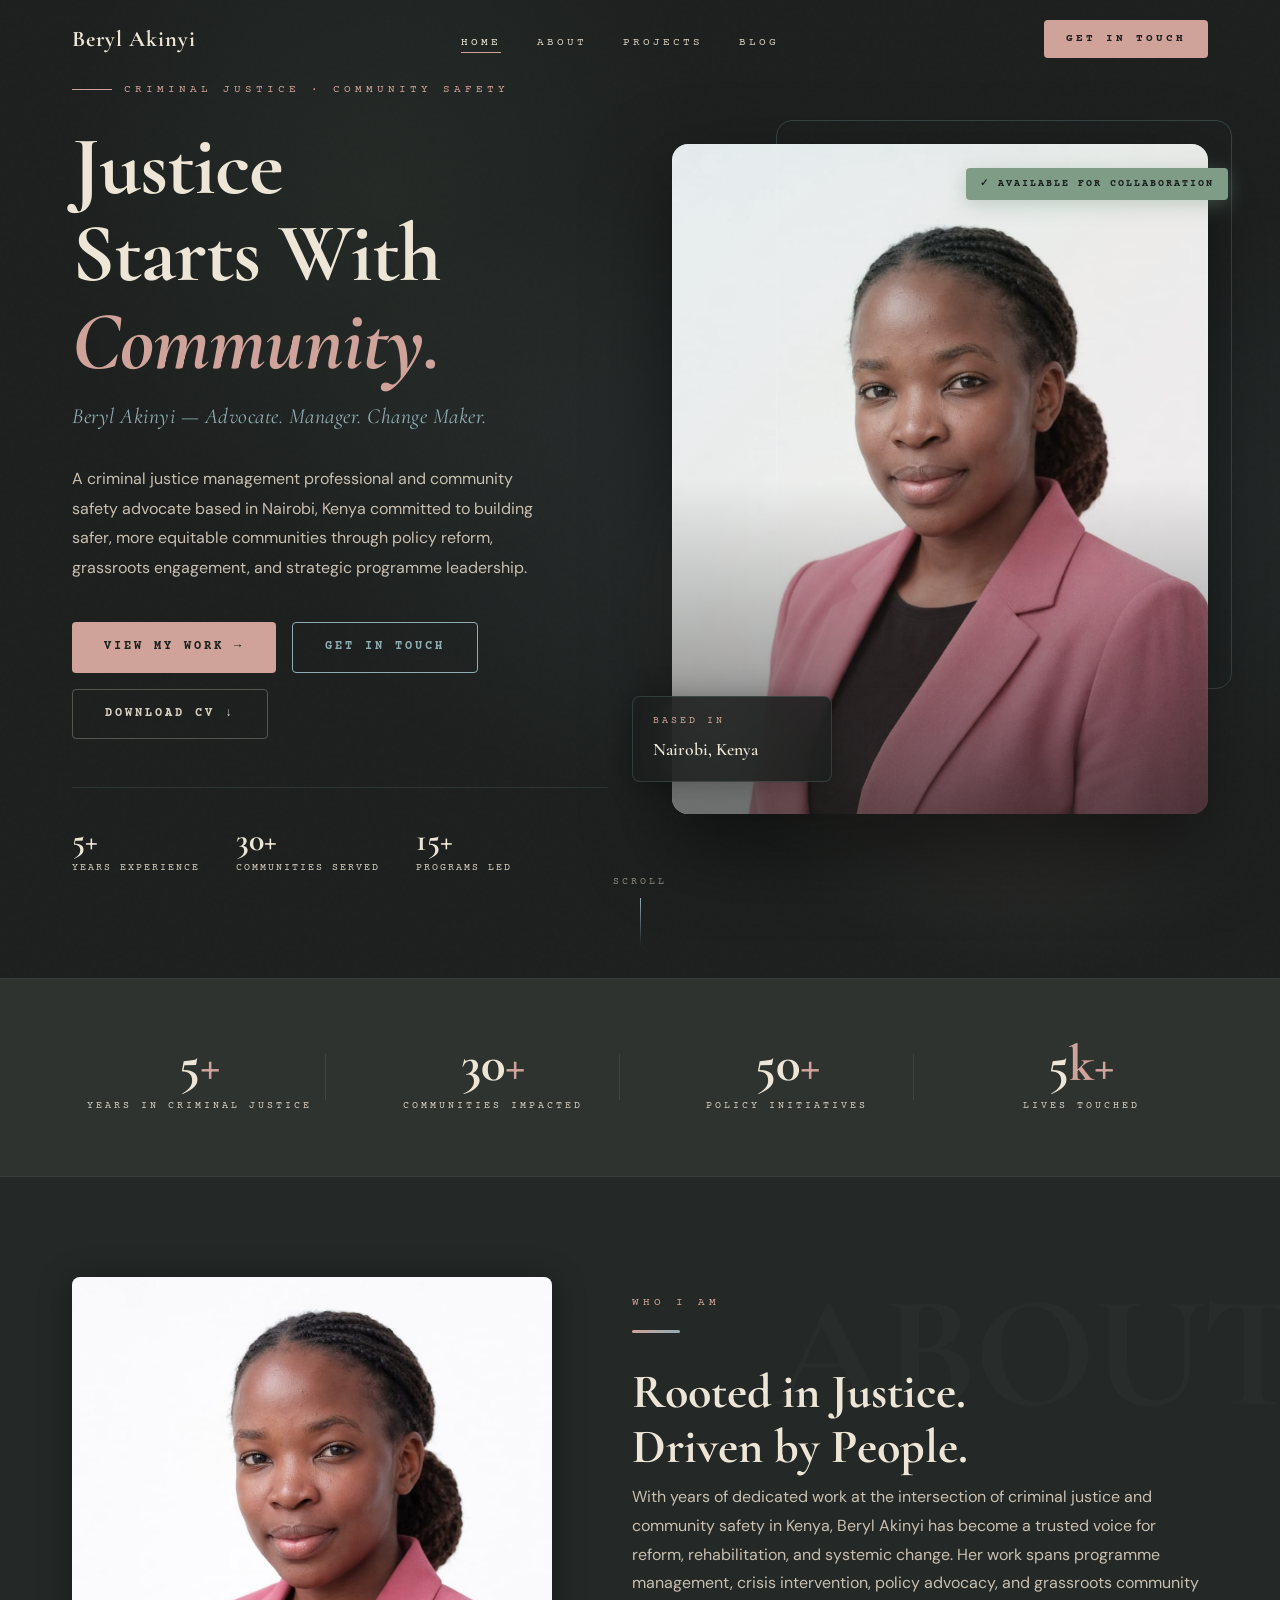
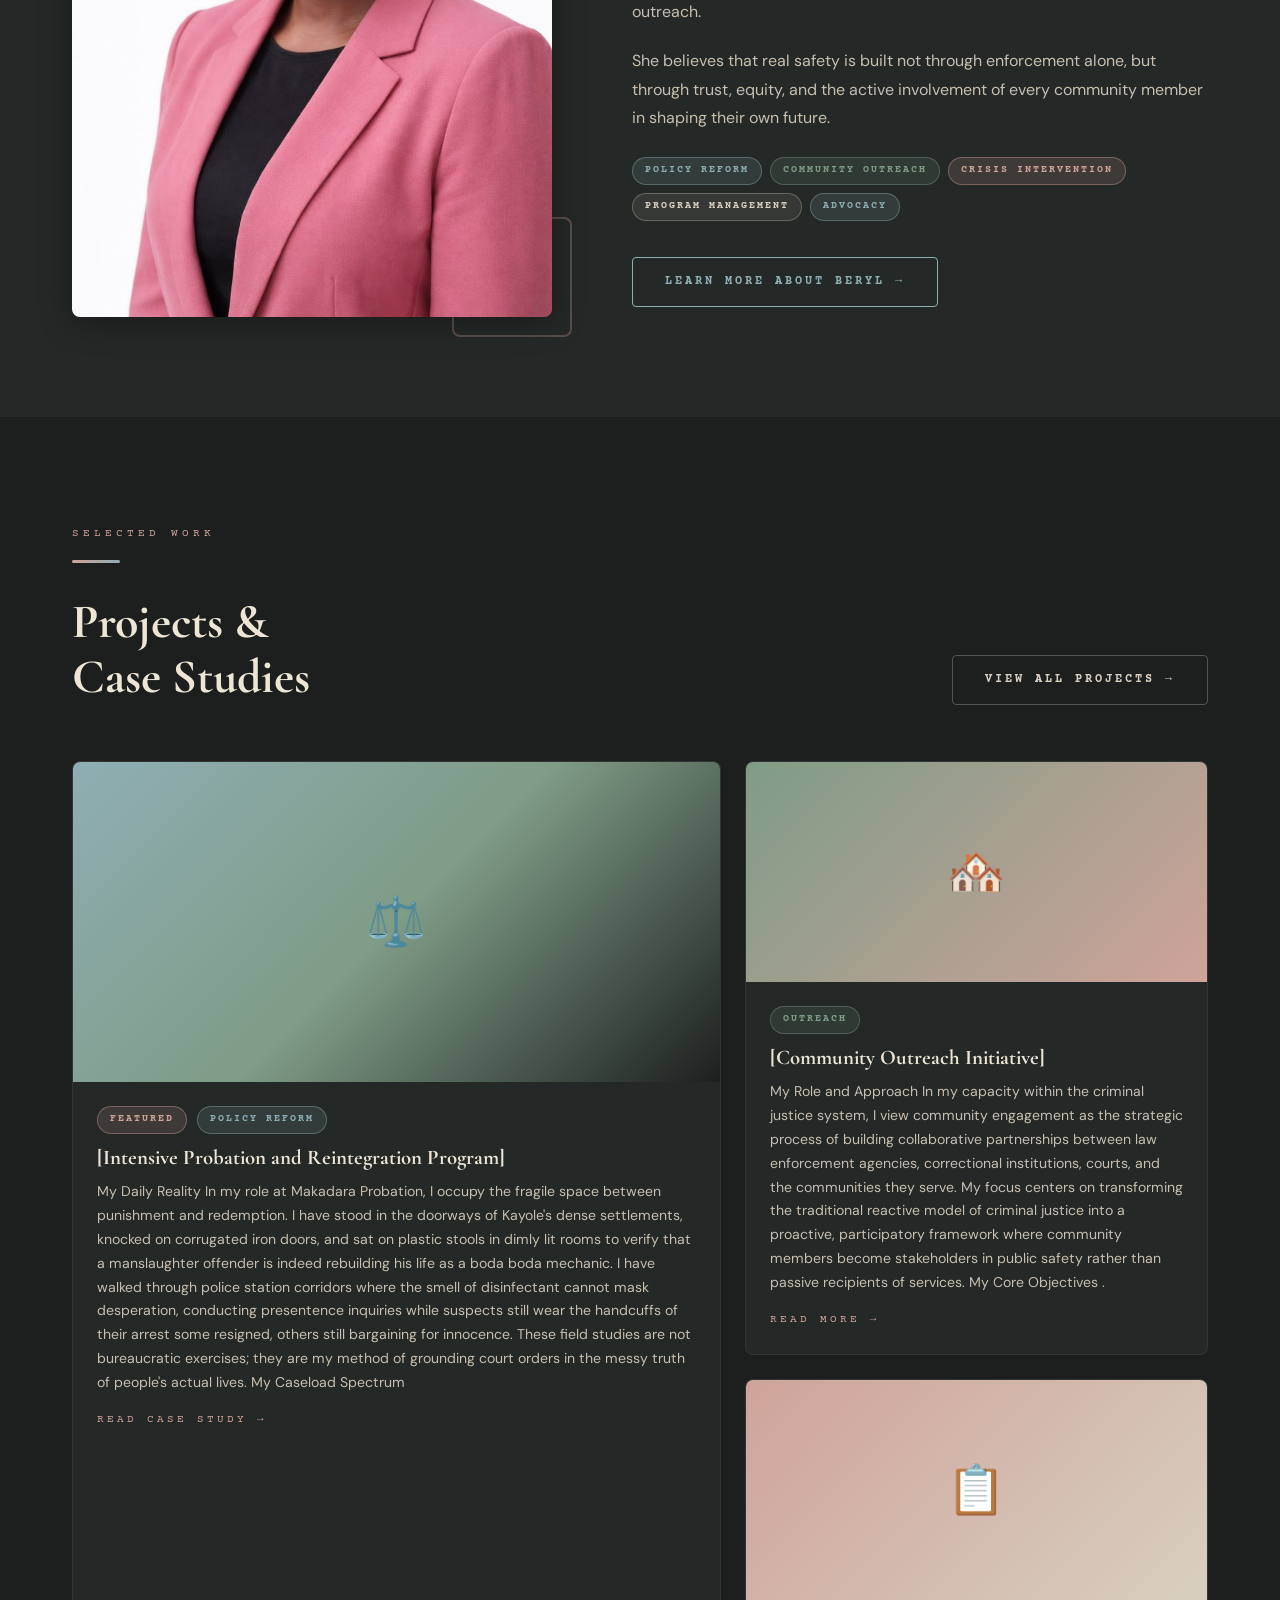
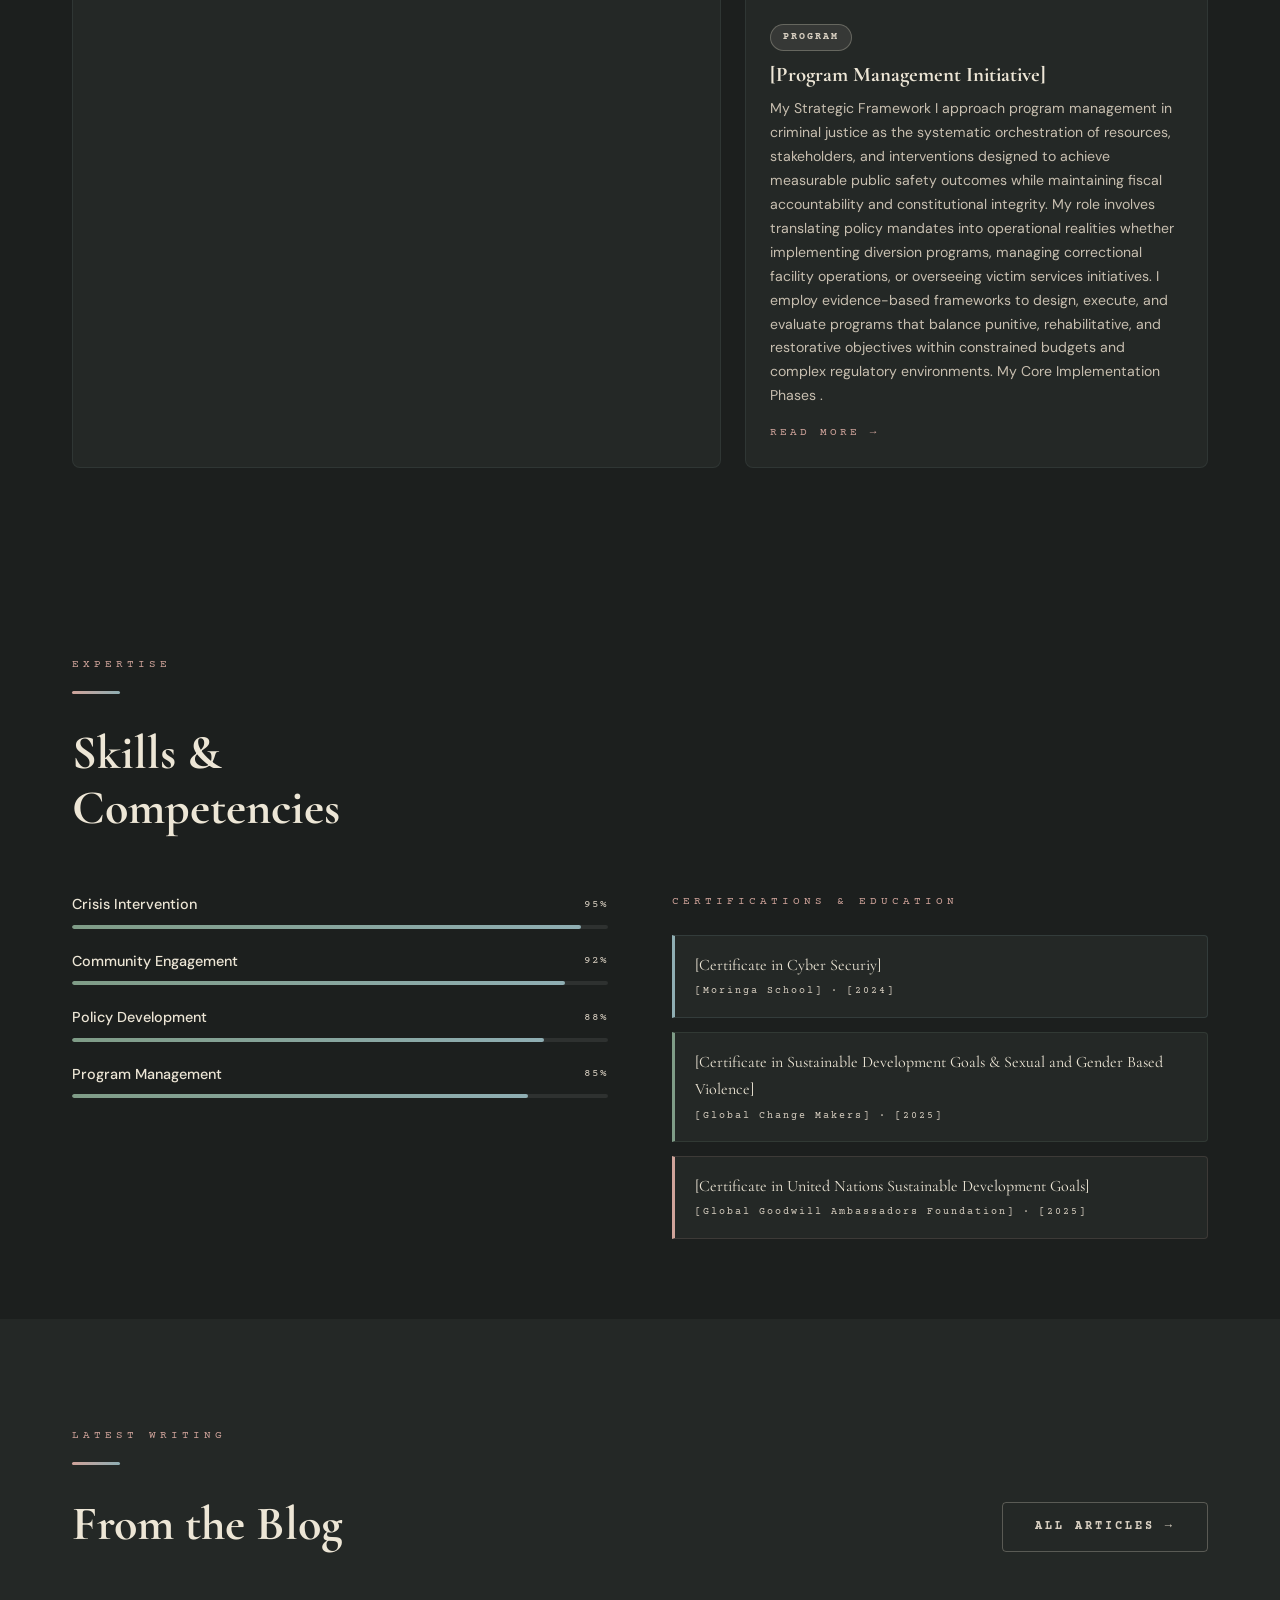
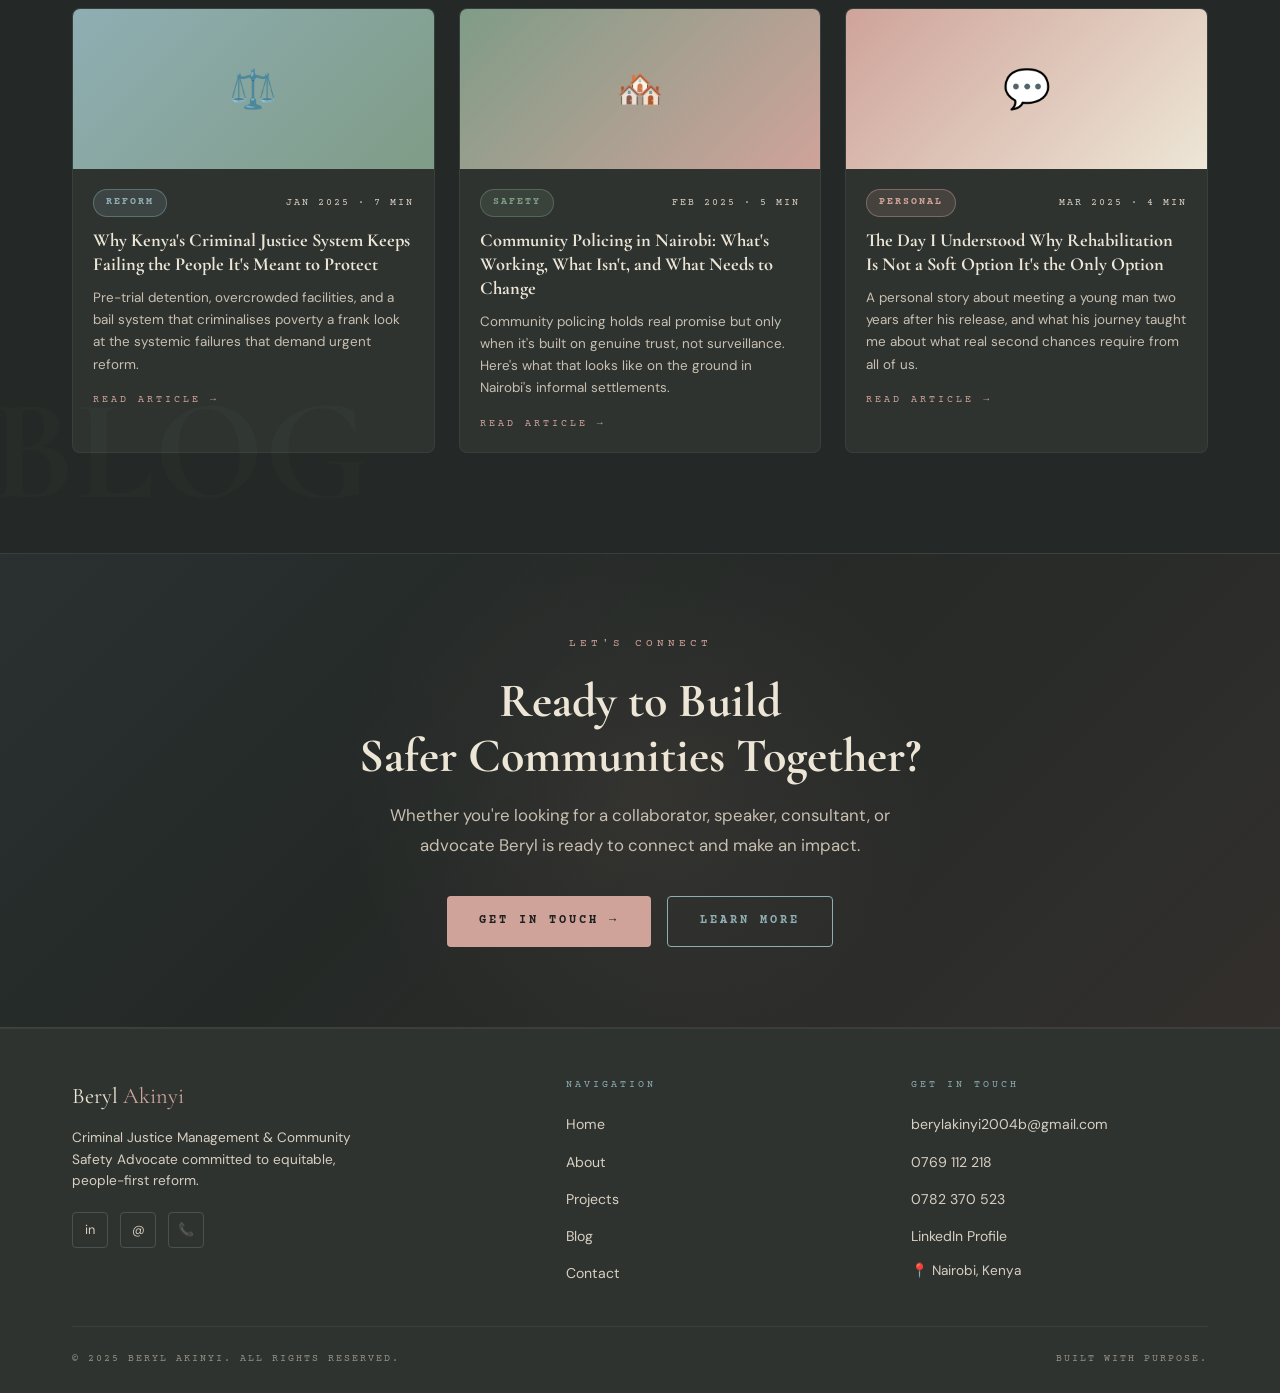
<file: index.html>
<!DOCTYPE html>
<html lang="en">
<head>
  <meta charset="UTF-8"/>
  <meta name="viewport" content="width=device-width, initial-scale=1.0"/>
  <title>Beryl Akinyi — Criminal Justice Management & Community Safety Advocate</title>
  <meta name="description" content="Beryl Akinyi — Criminal Justice Management professional and Community Safety Advocate based in Nairobi, Kenya. Dedicated to justice reform and community empowerment."/>
  <link rel="stylesheet" href="style.css"/>
  <link rel="preload" as="image" href="Beryl.jpeg"/>
</head>
<body>

  <nav class="navbar" id="navbar">
    <div class="container">
      <div class="navbar__inner">
        <a href="index.html" class="navbar__logo">Beryl Akinyi</a>
        <ul class="navbar__links">
          <li><a href="index.html" class="active">Home</a></li>
          <li><a href="about.html">About</a></li>
          <li><a href="projects.html">Projects</a></li>
          <li><a href="blog.html">Blog</a></li>
        </ul>
        <a href="contact.html" class="navbar__cta">Get In Touch</a>
        <div class="navbar__hamburger" id="hamburger" aria-label="Toggle menu">
          <span></span><span></span><span></span>
        </div>
      </div>
      <ul class="navbar__mobile" id="mobileMenu">
        <li><a href="index.html">Home</a></li>
        <li><a href="about.html">About</a></li>
        <li><a href="projects.html">Projects</a></li>
        <li><a href="blog.html">Blog</a></li>
        <li><a href="contact.html">Contact</a></li>
      </ul>
    </div>
  </nav>

  
  <section class="hero" id="home">
    <div class="container">
      <div class="hero__inner">
        <div class="hero__content">
          <div class="hero__eyebrow">
            <div class="hero__eyebrow-line"></div>
            <span class="label">Criminal Justice · Community Safety</span>
          </div>
          <h1 class="hero__name">Justice<br/>Starts With<br/><em>Community.</em></h1>
          <p class="hero__title">Beryl Akinyi — Advocate. Manager. Change Maker.</p>
          <p class="hero__desc">A criminal justice management professional and community safety advocate based in Nairobi, Kenya committed to building safer, more equitable communities through policy reform, grassroots engagement, and strategic programme leadership.</p>
          <div class="hero__actions">
            <a href="projects.html" class="btn btn--primary">View My Work &rarr;</a>
            <a href="contact.html" class="btn btn--outline">Get In Touch</a>
                      <a href="BerylCV.pdf" download="BerylAkinyi-CV.pdf" class="btn btn--ghost">Download CV &darr;</a>
          </div>
          <div class="hero__stats">
            <div>
              <div class="hero__stat-number">5+</div>
              <div class="hero__stat-label">Years Experience</div>
            </div>
            <div>
              <div class="hero__stat-number">30+</div>
              <div class="hero__stat-label">Communities Served</div>
            </div>
            <div>
              <div class="hero__stat-number">15+</div>
              <div class="hero__stat-label">Programs Led</div>
            </div>
          </div>
        </div>
        <div class="hero__image-wrap">
          <div class="hero__badge-float">&#10003; Available for Collaboration</div>
          <div class="hero__img-frame">
            <img src="Beryl.jpeg" alt="Beryl Akinyi — Criminal Justice Management & Community Safety Advocate" loading="eager"/>
            <div class="hero__img-overlay"></div>
          </div>
          <div class="hero__card">
            <div class="hero__card-label">Based In</div>
            <div class="hero__card-value">Nairobi, Kenya</div>
          </div>
        </div>
      </div>
    </div>
    <div class="hero__scroll">
      <span>Scroll</span>
      <div class="hero__scroll-line"></div>
    </div>
  </section>

 
  <div class="stats-band">
    <div class="container">
      <div class="stats-band__grid">
        <div class="stats-band__item reveal">
          <div class="stats-band__number">5<span>+</span></div>
          <div class="stats-band__label">Years in Criminal Justice</div>
        </div>
        <div class="stats-band__item reveal reveal--delay-1">
          <div class="stats-band__number">30<span>+</span></div>
          <div class="stats-band__label">Communities Impacted</div>
        </div>
        <div class="stats-band__item reveal reveal--delay-2">
          <div class="stats-band__number">50<span>+</span></div>
          <div class="stats-band__label">Policy Initiatives</div>
        </div>
        <div class="stats-band__item reveal reveal--delay-3">
          <div class="stats-band__number">5<span>k+</span></div>
          <div class="stats-band__label">Lives Touched</div>
        </div>
      </div>
    </div>
  </div>


  <section class="about-preview">
    <div class="container">
      <div class="about-preview__inner">
        <div class="about-preview__img reveal">
          <div class="about-preview__img-box">
            <img src="Beryl.jpeg" alt="Beryl Akinyi" />
          </div>
          <div class="about-preview__accent"></div>
        </div>
        <div class="about-preview__content reveal reveal--delay-1">
          <span class="label">Who I Am</span>
          <div class="section-divider"></div>
          <h2>Rooted in Justice.<br/>Driven by People.</h2>
          <p>With years of dedicated work at the intersection of criminal justice and community safety in Kenya, Beryl Akinyi has become a trusted voice for reform, rehabilitation, and systemic change. Her work spans programme management, crisis intervention, policy advocacy, and grassroots community outreach.</p>
          <p>She believes that real safety is built not through enforcement alone, but through trust, equity, and the active involvement of every community member in shaping their own future.</p>
          <div class="about-preview__tags">
            <span class="badge badge--blue">Policy Reform</span>
            <span class="badge badge--sage">Community Outreach</span>
            <span class="badge badge--rose">Crisis Intervention</span>
            <span class="badge badge--warm">Program Management</span>
            <span class="badge badge--blue">Advocacy</span>
          </div>
          <a href="about.html" class="btn btn--outline">Learn More About Beryl &rarr;</a>
        </div>
      </div>
    </div>
  </section>

  
  <section class="featured-work">
    <div class="container">
      <div class="section-header">
        <div class="section-header__left">
          <span class="label">Selected Work</span>
          <div class="section-divider"></div>
          <h2>Projects &amp;<br/>Case Studies</h2>
        </div>
        <a href="projects.html" class="btn btn--ghost">View All Projects &rarr;</a>
      </div>
      <div class="project-grid">
        <div class="project-card project-card--featured reveal">
          <div class="project-card__thumb">
            <div class="project-card__thumb-bg" style="background: linear-gradient(135deg, #8faeb3 0%, #7f9c87 50%, #1c1f1e 100%);">⚖️</div>
          </div>
          <div class="project-card__body">
            <div class="project-card__meta">
              <span class="badge badge--rose">Featured</span>
              <span class="badge badge--blue">Policy Reform</span>
            </div>
            <h3 class="project-card__title">[Intensive Probation and Reintegration Program]</h3>
            <p class="project-card__desc">My Daily Reality
In my role at Makadara Probation, I occupy the fragile space between punishment and redemption. I have stood in the doorways of Kayole's dense settlements, knocked on corrugated iron doors, and sat on plastic stools in dimly lit rooms to verify that a manslaughter offender is indeed rebuilding his life as a boda boda mechanic. I have walked through police station corridors where the smell of disinfectant cannot mask desperation, conducting presentence inquiries while suspects still wear the handcuffs of their arrest some resigned, others still bargaining for innocence. These field studies are not bureaucratic exercises; they are my method of grounding court orders in the messy truth of people's actual lives.
My Caseload Spectrum
</p>
            <a href="projects.html" class="project-card__link">Read Case Study &rarr;</a>
          </div>
        </div>
        <div class="project-card reveal reveal--delay-1">
          <div class="project-card__thumb">
            <div class="project-card__thumb-bg" style="background: linear-gradient(135deg, #7f9c87, #cfa39a);">🏘️</div>
          </div>
          <div class="project-card__body">
            <div class="project-card__meta">
              <span class="badge badge--sage">Outreach</span>
            </div>
            <h3 class="project-card__title">[Community Outreach Initiative]</h3>
            <p class="project-card__desc">My Role and Approach
In my capacity within the criminal justice system, I view community engagement as the strategic process of building collaborative partnerships between law enforcement agencies, correctional institutions, courts, and the communities they serve. My focus centers on transforming the traditional reactive model of criminal justice into a proactive, participatory framework where community members become stakeholders in public safety rather than passive recipients of services.
My Core Objectives

.</p>
            <a href="projects.html" class="project-card__link">Read More &rarr;</a>
          </div>
        </div>
        <div class="project-card reveal reveal--delay-2">
          <div class="project-card__thumb">
            <div class="project-card__thumb-bg" style="background: linear-gradient(135deg, #cfa39a, #d8cfc1);">📋</div>
          </div>
          <div class="project-card__body">
            <div class="project-card__meta">
              <span class="badge badge--warm">Program</span>
            </div>
            <h3 class="project-card__title">[Program Management Initiative]</h3>
            <p class="project-card__desc">My Strategic Framework
I approach program management in criminal justice as the systematic orchestration of resources, stakeholders, and interventions designed to achieve measurable public safety outcomes while maintaining fiscal accountability and constitutional integrity. My role involves translating policy mandates into operational realities whether implementing diversion programs, managing correctional facility operations, or overseeing victim services initiatives. I employ evidence-based frameworks to design, execute, and evaluate programs that balance punitive, rehabilitative, and restorative objectives within constrained budgets and complex regulatory environments.
My Core Implementation Phases

.</p>
            <a href="projects.html" class="project-card__link">Read More &rarr;</a>
          </div>
        </div>
      </div>
    </div>
  </section>


  <section class="skills-band">
    <div class="container">
      <div class="section-header reveal">
        <div class="section-header__left">
          <span class="label">Expertise</span>
          <div class="section-divider"></div>
          <h2>Skills &amp;<br/>Competencies</h2>
        </div>
      </div>
      <div class="skills-band__grid">
        <div>
          <div class="skill-item reveal">
            <div class="skill-item__top"><span class="skill-item__name">Crisis Intervention</span><span class="skill-item__pct">95%</span></div>
            <div class="skill-item__bar"><div class="skill-item__fill" data-width="95"></div></div>
          </div>
          <div class="skill-item reveal reveal--delay-1">
            <div class="skill-item__top"><span class="skill-item__name">Community Engagement</span><span class="skill-item__pct">92%</span></div>
            <div class="skill-item__bar"><div class="skill-item__fill" data-width="92"></div></div>
          </div>
          <div class="skill-item reveal reveal--delay-2">
            <div class="skill-item__top"><span class="skill-item__name">Policy Development</span><span class="skill-item__pct">88%</span></div>
            <div class="skill-item__bar"><div class="skill-item__fill" data-width="88"></div></div>
          </div>
          <div class="skill-item reveal reveal--delay-3">
            <div class="skill-item__top"><span class="skill-item__name">Program Management</span><span class="skill-item__pct">85%</span></div>
            <div class="skill-item__bar"><div class="skill-item__fill" data-width="85"></div></div>
          </div>
        </div>
        <div class="reveal reveal--delay-1">
          <span class="label label--rose" style="display:block; margin-bottom:24px;">Certifications &amp; Education</span>
          <div style="display:flex; flex-direction:column; gap:14px;">
            <div style="padding:16px 20px; border:1px solid rgba(143,174,179,0.15); border-left:3px solid var(--steel-blue); border-radius:0 var(--radius-sm) var(--radius-sm) 0; background:var(--dark-2);">
              <div style="font-family:var(--font-display); font-size:1rem; color:var(--linen); margin-bottom:4px;">[Certificate in Cyber Securiy]</div>
              <div style="font-family:var(--font-mono); font-size:0.65rem; letter-spacing:2px; color:var(--warm-gray);">[Moringa School] &middot; [2024]</div>
            </div>
            <div style="padding:16px 20px; border:1px solid rgba(127,156,135,0.15); border-left:3px solid var(--sage); border-radius:0 var(--radius-sm) var(--radius-sm) 0; background:var(--dark-2);">
              <div style="font-family:var(--font-display); font-size:1rem; color:var(--linen); margin-bottom:4px;">[Certificate in Sustainable Development Goals & Sexual and Gender Based Violence]</div>
              <div style="font-family:var(--font-mono); font-size:0.65rem; letter-spacing:2px; color:var(--warm-gray);">[Global Change Makers] &middot; [2025]</div>
            </div>
            <div style="padding:16px 20px; border:1px solid rgba(207,163,154,0.15); border-left:3px solid var(--dusty-rose); border-radius:0 var(--radius-sm) var(--radius-sm) 0; background:var(--dark-2);">
              <div style="font-family:var(--font-display); font-size:1rem; color:var(--linen); margin-bottom:4px;">[Certificate in United Nations Sustainable Development Goals]</div>
              <div style="font-family:var(--font-mono); font-size:0.65rem; letter-spacing:2px; color:var(--warm-gray);">[Global Goodwill Ambassadors Foundation] &middot; [2025]</div>
            </div>
          </div>
        </div>
      </div>
    </div>
  </section>

  <section class="blog-preview">
    <div class="container">
      <div class="section-header">
        <div class="section-header__left reveal">
          <span class="label">Latest Writing</span>
          <div class="section-divider"></div>
          <h2>From the Blog</h2>
        </div>
        <a href="blog.html" class="btn btn--ghost reveal">All Articles &rarr;</a>
      </div>
      <div class="blog-grid">
        <div class="blog-card reveal">
          <div class="blog-card__thumb" style="background: linear-gradient(135deg, #8faeb3, #7f9c87);">⚖️</div>
          <div class="blog-card__body">
            <div class="blog-card__meta">
              <span class="badge badge--blue">Reform</span>
              <span class="blog-card__date">Jan 2025 · 7 min</span>
            </div>
            <h3 class="blog-card__title">Why Kenya's Criminal Justice System Keeps Failing the People It's Meant to Protect</h3>
            <p class="blog-card__excerpt">Pre-trial detention, overcrowded facilities, and a bail system that criminalises poverty  a frank look at the systemic failures that demand urgent reform.</p>
            <a href="blog/article.html" class="blog-card__read">Read Article &rarr;</a>
          </div>
        </div>
        <div class="blog-card reveal reveal--delay-1">
          <div class="blog-card__thumb" style="background: linear-gradient(135deg, #7f9c87, #cfa39a);">🏘️</div>
          <div class="blog-card__body">
            <div class="blog-card__meta">
              <span class="badge badge--sage">Safety</span>
              <span class="blog-card__date">Feb 2025 · 5 min</span>
            </div>
            <h3 class="blog-card__title">Community Policing in Nairobi: What's Working, What Isn't, and What Needs to Change</h3>
            <p class="blog-card__excerpt">Community policing holds real promise  but only when it's built on genuine trust, not surveillance. Here's what that looks like on the ground in Nairobi's informal settlements.</p>
            <a href="blog/article.html" class="blog-card__read">Read Article &rarr;</a>
          </div>
        </div>
        <div class="blog-card reveal reveal--delay-2">
          <div class="blog-card__thumb" style="background: linear-gradient(135deg, #cfa39a, #ede6d6);">💬</div>
          <div class="blog-card__body">
            <div class="blog-card__meta">
              <span class="badge badge--rose">Personal</span>
              <span class="blog-card__date">Mar 2025 · 4 min</span>
            </div>
            <h3 class="blog-card__title">The Day I Understood Why Rehabilitation Is Not a Soft Option  It's the Only Option</h3>
            <p class="blog-card__excerpt">A personal story about meeting a young man two years after his release, and what his journey taught me about what real second chances require from all of us.</p>
            <a href="blog/article.html" class="blog-card__read">Read Article &rarr;</a>
          </div>
        </div>
      </div>
    </div>
  </section>

  <section class="cta-banner">
    <div class="container">
      <div class="reveal">
        <span class="label" style="display:block; margin-bottom:20px;">Let's Connect</span>
        <h2>Ready to Build<br/>Safer Communities Together?</h2>
        <p>Whether you're looking for a collaborator, speaker, consultant, or advocate  Beryl is ready to connect and make an impact.</p>
        <div class="cta-banner__actions">
          <a href="contact.html" class="btn btn--primary">Get In Touch &rarr;</a>
          <a href="about.html" class="btn btn--outline">Learn More</a>
        </div>
      </div>
    </div>
  </section>


  <footer class="footer">
    <div class="container">
      <div class="footer__inner">
        <div>
          <div class="footer__brand-name">Beryl <span style="color:var(--dusty-rose)">Akinyi</span></div>
          <p class="footer__brand-tagline">Criminal Justice Management &amp; Community Safety Advocate  committed to equitable, people-first reform.</p>
          <div class="footer__socials">
            <a href="https://linkedin.com/in/beryl-akinyi-a3930429b" target="_blank" rel="noopener" class="footer__social-link" aria-label="LinkedIn">in</a>
            <a href="mailto:berylakinyi2004b@gmail.com" class="footer__social-link" aria-label="Email">@</a>
            <a href="tel:+254769112218" class="footer__social-link" aria-label="Phone">📞</a>
          </div>
        </div>
        <div>
          <div class="footer__col-title">Navigation</div>
          <ul class="footer__links">
            <li><a href="index.html">Home</a></li>
            <li><a href="about.html">About</a></li>
            <li><a href="projects.html">Projects</a></li>
            <li><a href="blog.html">Blog</a></li>
            <li><a href="contact.html">Contact</a></li>
          </ul>
        </div>
        <div>
          <div class="footer__col-title">Get In Touch</div>
          <ul class="footer__links">
            <li><a href="mailto:berylakinyi2004b@gmail.com">berylakinyi2004b@gmail.com</a></li>
            <li><a href="tel:+254769112218">0769 112 218</a></li>
            <li><a href="tel:+254782370523">0782 370 523</a></li>
            <li><a href="https://linkedin.com/in/beryl-akinyi-a3930429b" target="_blank" rel="noopener">LinkedIn Profile</a></li>
            <li style="color:var(--warm-gray); font-size:0.85rem;">📍 Nairobi, Kenya</li>
          </ul>
        </div>
      </div>
      <div class="footer__bottom">
        <span class="footer__copy">&copy; 2025 Beryl Akinyi. All Rights Reserved.</span>
        <span class="footer__copy">Built with purpose.</span>
      </div>
    </div>
  </footer>

  <script src="script.js"></script>
</body>
</html>
</file>
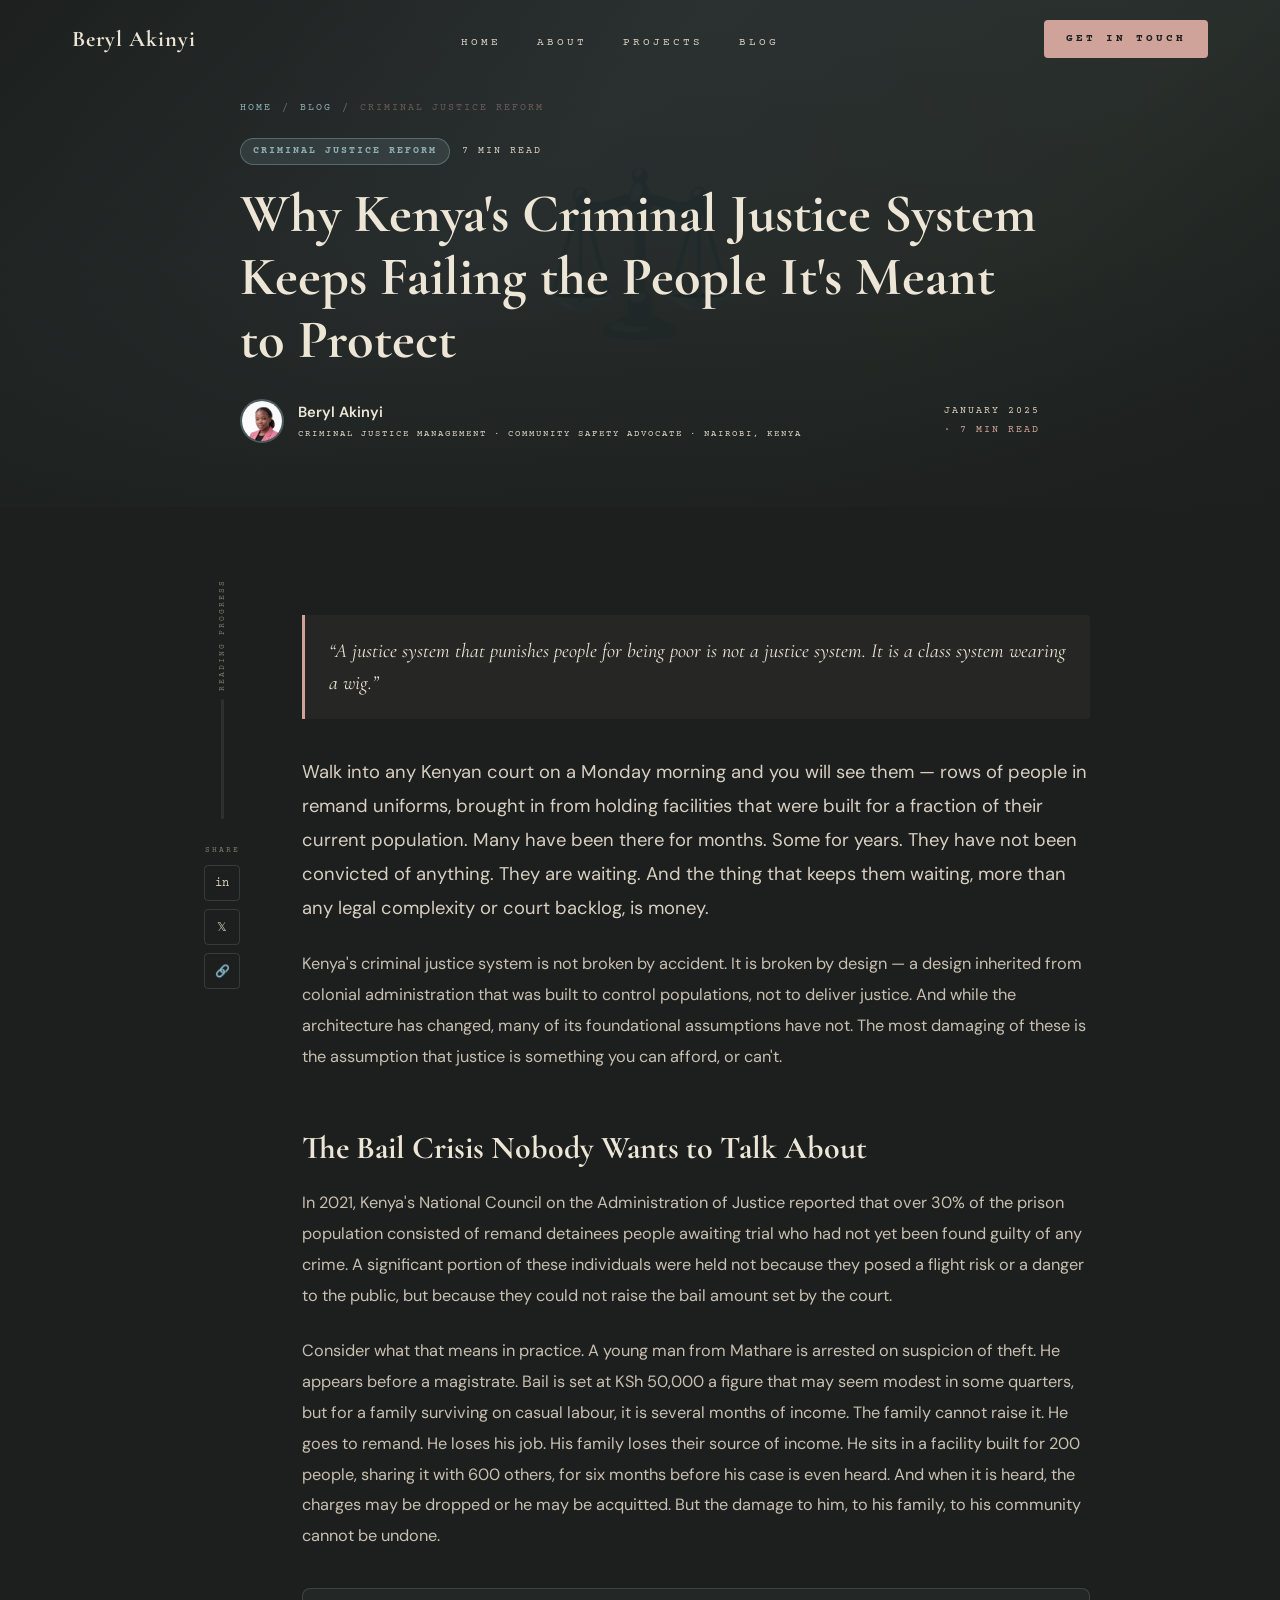
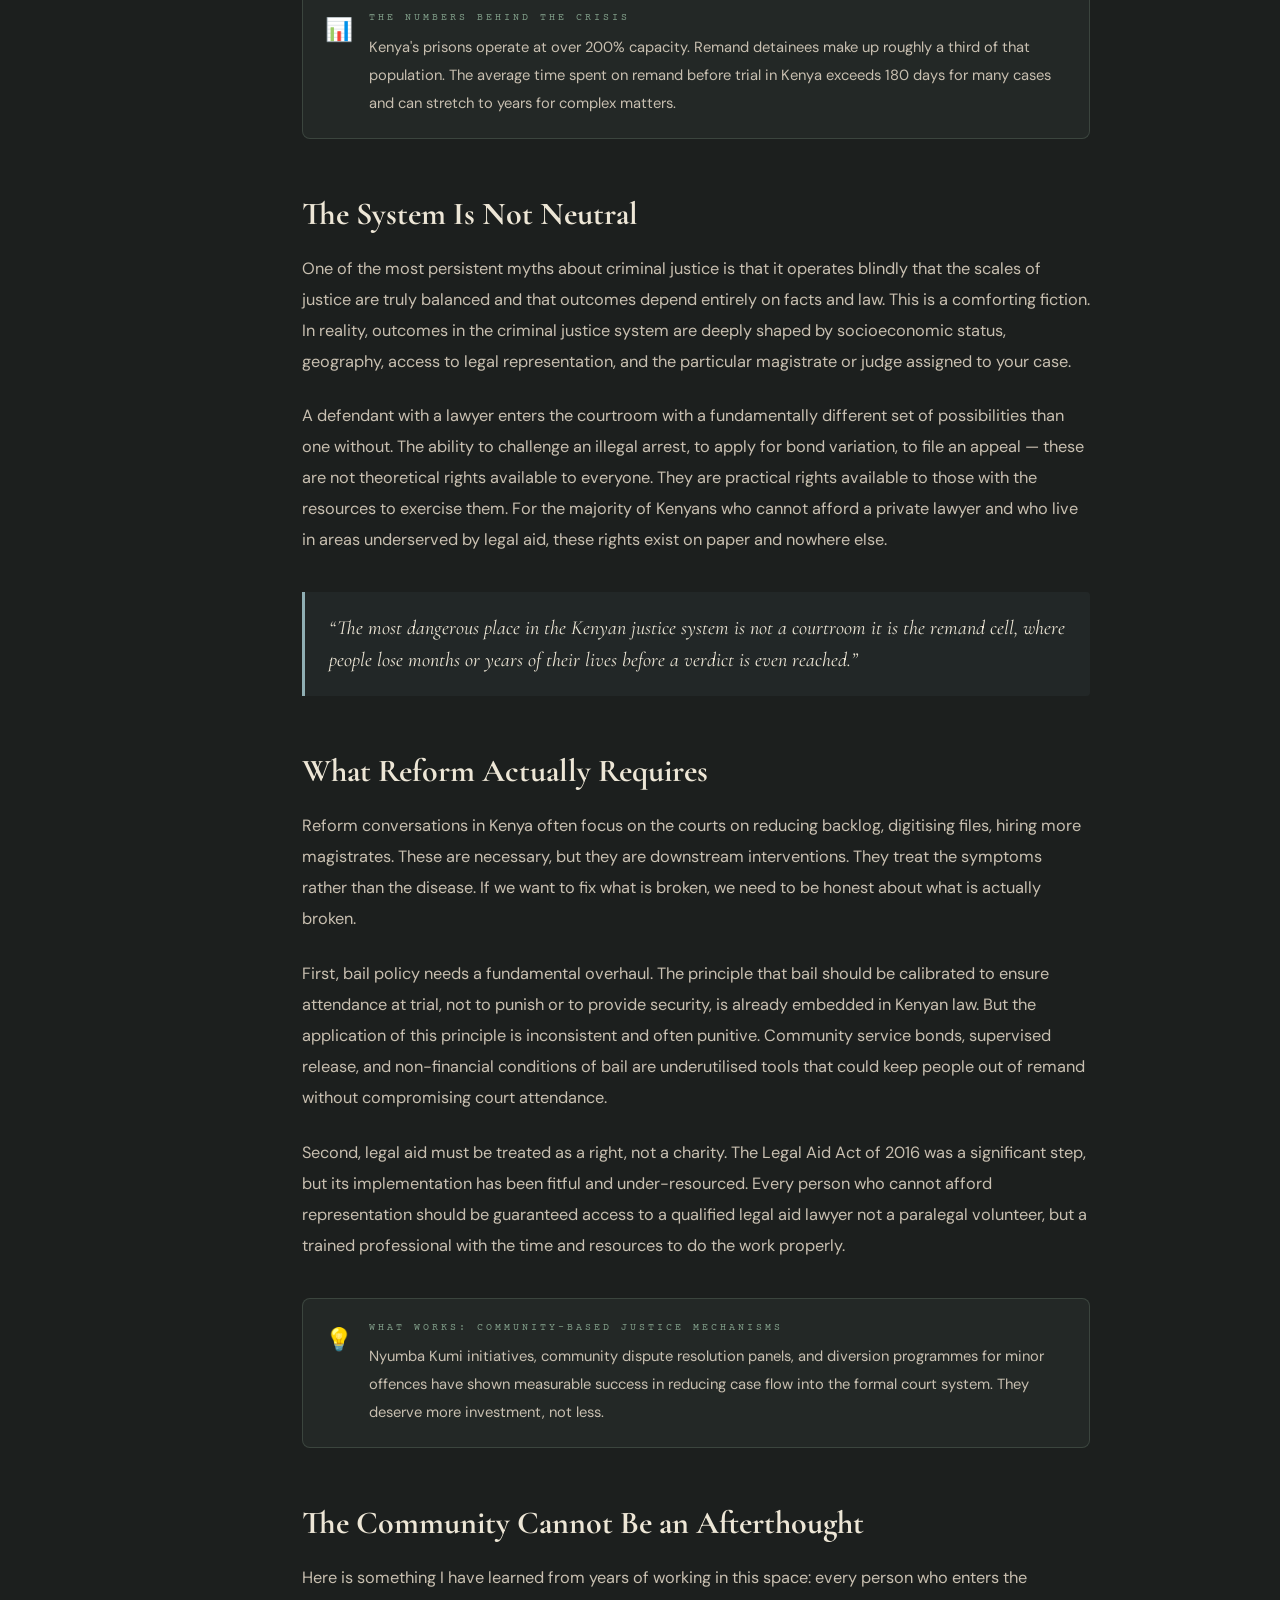
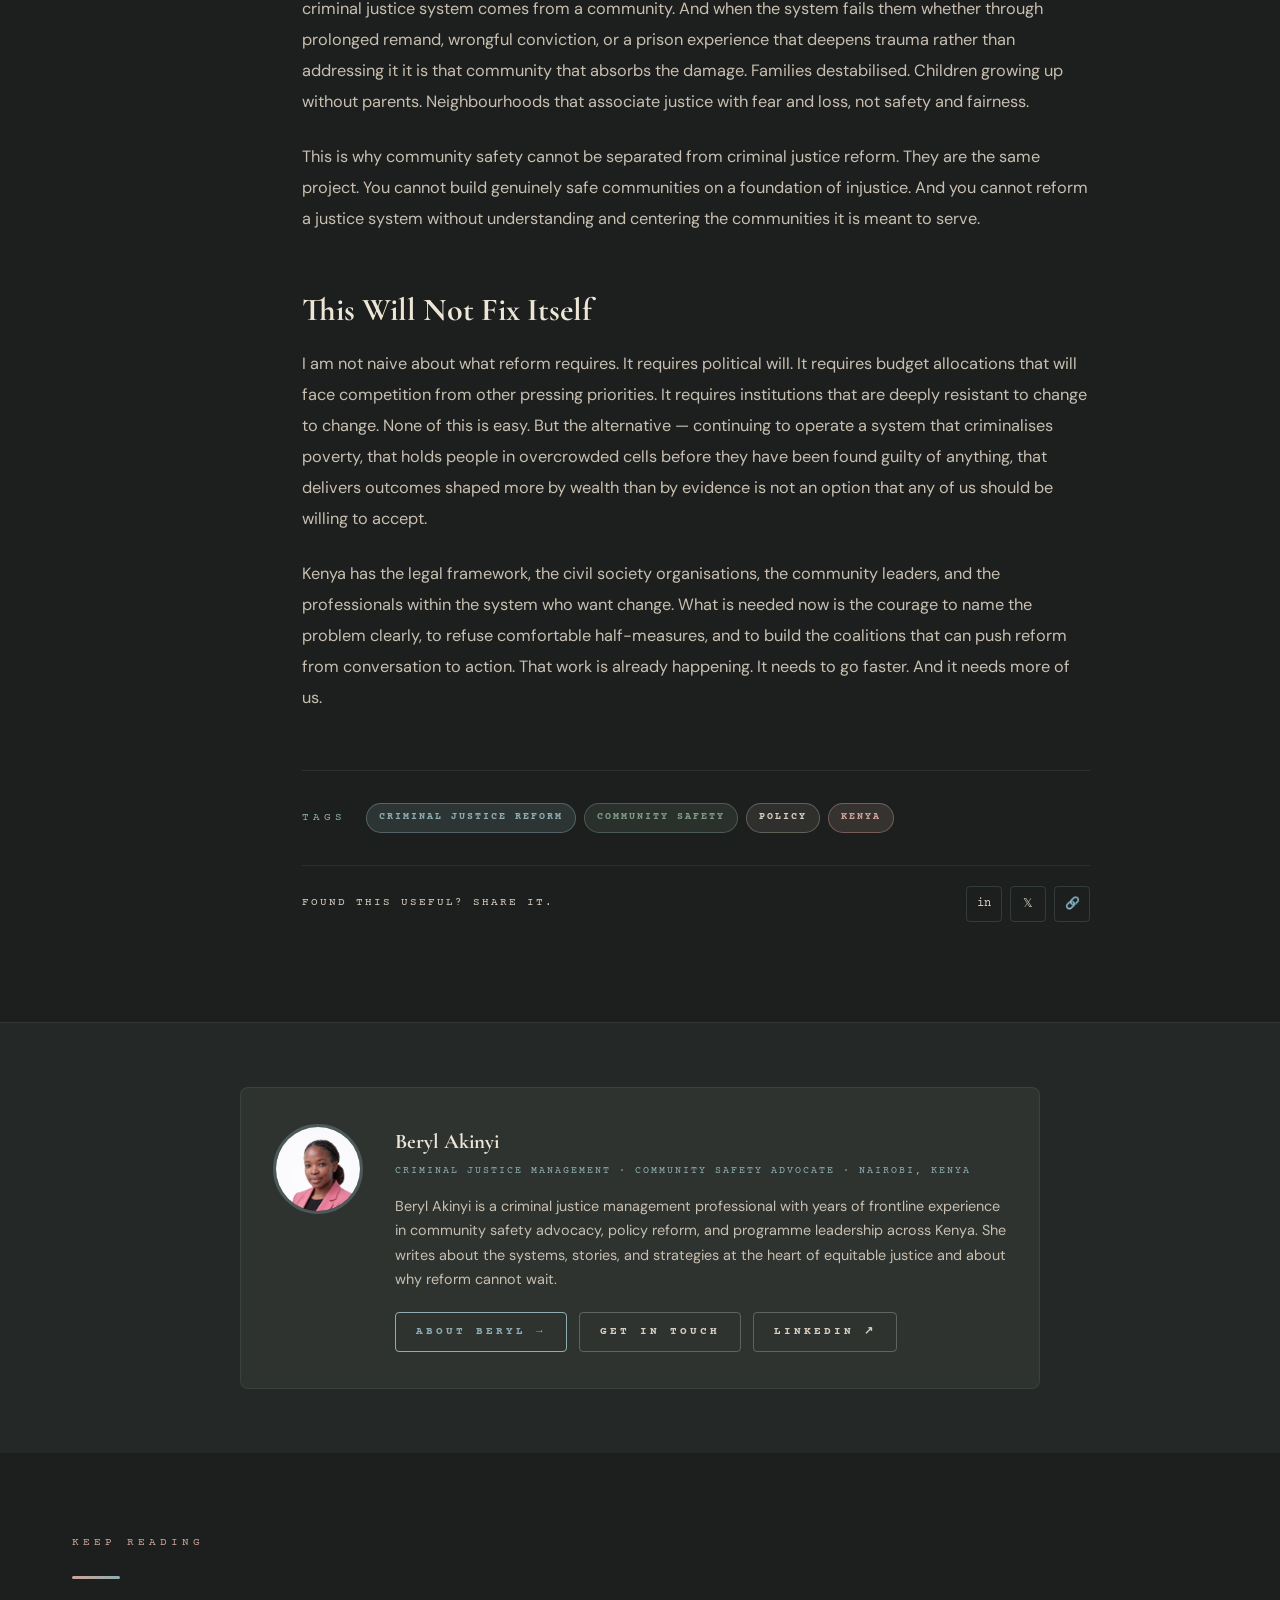
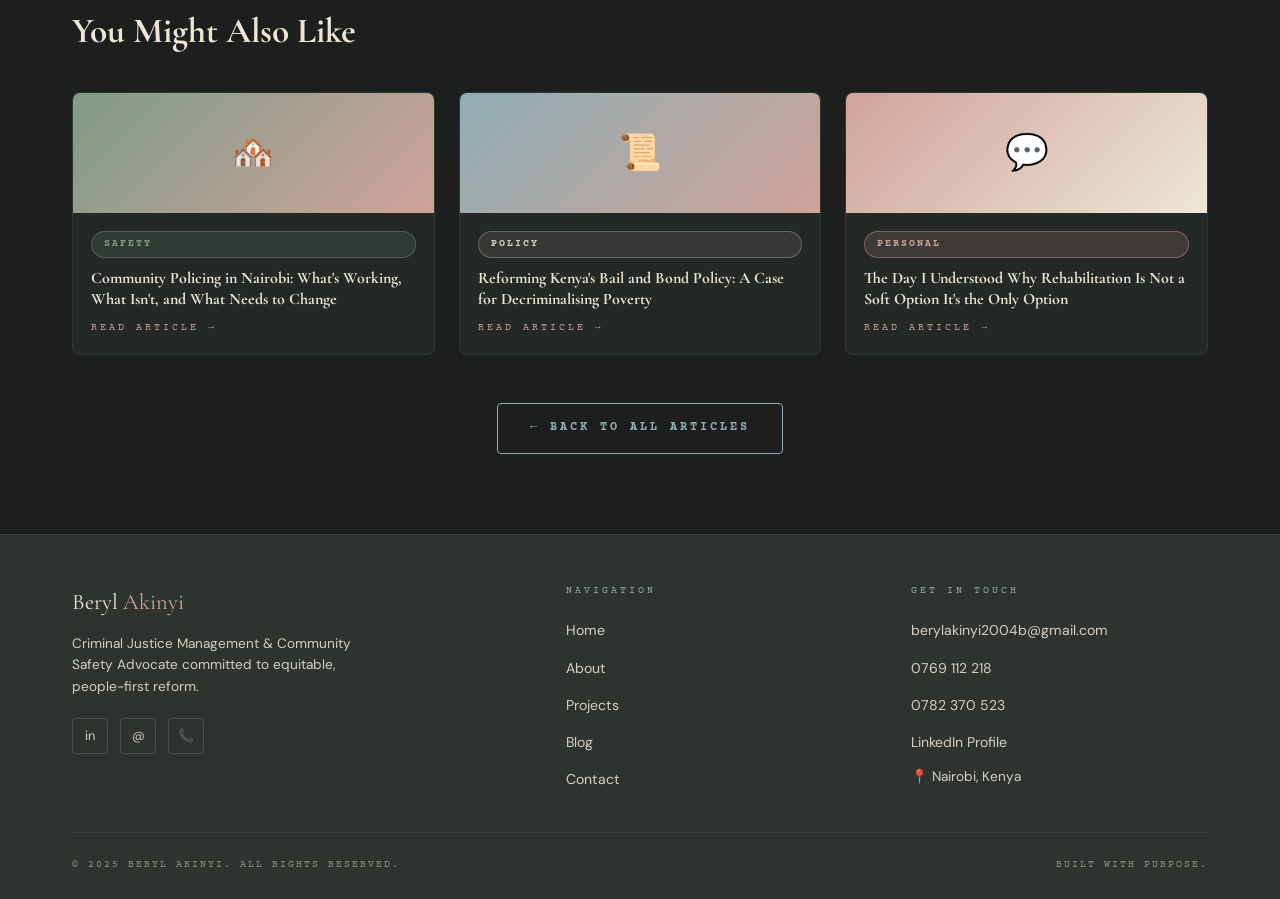
<file: blog/article.html>
<!DOCTYPE html>
<html lang="en">
<head>
  <meta charset="UTF-8" />
  <meta name="viewport" content="width=device-width, initial-scale=1.0"/>
  <title>Why Kenya's Criminal Justice System Keeps Failing the People It's Meant to Protect — Beryl Akinyi</title>
  <meta name="description" content="Pre-trial detention, overcrowded facilities, and a bail system that criminalises poverty  Beryl Akinyi on the systemic failures demanding urgent reform in Kenya's justice system."/>
  <link rel="stylesheet" href="../style.css" />
  <link rel="stylesheet" href="article.css" />
</head>
<body>

  <nav class="navbar" id="navbar">
    <div class="container">
      <div class="navbar__inner">
        <a href="../index.html" class="navbar__logo">Beryl Akinyi</a>
        <ul class="navbar__links">
          <li><a href="../index.html">Home</a></li>
          <li><a href="../about.html">About</a></li>
          <li><a href="../projects.html">Projects</a></li>
          <li><a href="../blog.html" class="active">Blog</a></li>
        </ul>
        <a href="../contact.html" class="navbar__cta">Get In Touch</a>
        <div class="navbar__hamburger" id="hamburger" aria-label="Toggle menu">
          <span></span><span></span><span></span>
        </div>
      </div>
      <ul class="navbar__mobile" id="mobileMenu">
        <li><a href="../index.html">Home</a></li>
        <li><a href="../about.html">About</a></li>
        <li><a href="../projects.html">Projects</a></li>
        <li><a href="../blog.html">Blog</a></li>
        <li><a href="../contact.html">Contact</a></li>
      </ul>
    </div>
  </nav>

  <header class="article-hero">
    <div class="article-hero__thumb-bg">⚖️</div>
    <div class="article-hero__overlay"></div>
    <div class="container">
      <div class="article-hero__inner">
        <nav class="article-breadcrumb" aria-label="Breadcrumb">
          <a href="../index.html">Home</a>
          <span>/</span>
          <a href="../blog.html">Blog</a>
          <span>/</span>
          <span class="active">Criminal Justice Reform</span>
        </nav>
        <div class="article-hero__meta">
          <span class="badge badge--blue">Criminal Justice Reform</span>
          <span class="article-hero__read-time">7 min read</span>
        </div>
        <h1 class="article-hero__title">Why Kenya's Criminal Justice System Keeps Failing the People It's Meant to Protect</h1>
        <div class="article-hero__byline">
          <img src="../Beryl.jpeg" alt="Beryl Akinyi" class="article-hero__author-img" />
          <div>
            <div class="article-hero__author-name">Beryl Akinyi</div>
            <div class="article-hero__author-role">Criminal Justice Management · Community Safety Advocate · Nairobi, Kenya</div>
          </div>
          <div class="article-hero__date-wrap">
            <div class="article-hero__date">January 2025</div>
            <div class="article-hero__read-count">· 7 min read</div>
          </div>
        </div>
      </div>
    </div>
  </header>

  <div class="article-layout">
    <div class="container">
      <div class="article-layout__inner">

        <aside class="article-sidebar" aria-label="Article tools">
          <div class="article-sidebar__sticky">
            <div class="article-progress-wrap">
              <div class="article-progress-label">Reading progress</div>
              <div class="article-progress-bar">
                <div class="article-progress-fill" id="readingProgress"></div>
              </div>
            </div>
            <div class="article-share">
              <div class="article-share__label">Share</div>
              <div class="article-share__btns">
                <button class="article-share__btn" title="Share on LinkedIn" onclick="window.open('https://linkedin.com/sharing/share-offsite/?url='+encodeURIComponent(window.location.href))">in</button>
                <button class="article-share__btn" title="Share on Twitter" onclick="window.open('https://twitter.com/intent/tweet?url='+encodeURIComponent(window.location.href))">𝕏</button>
                <button class="article-share__btn" id="copyLinkBtn" title="Copy link">🔗</button>
              </div>
            </div>
          </div>
        </aside>

        <main class="article-content" id="articleContent">

          <blockquote class="article-pullquote">
            &ldquo;A justice system that punishes people for being poor is not a justice system. It is a class system wearing a wig.&rdquo;
          </blockquote>

          <p class="article-lead">
            Walk into any Kenyan court on a Monday morning and you will see them — rows of people in remand uniforms, brought in from holding facilities that were built for a fraction of their current population. Many have been there for months. Some for years. They have not been convicted of anything. They are waiting. And the thing that keeps them waiting, more than any legal complexity or court backlog, is money.
          </p>

          <p>
            Kenya's criminal justice system is not broken by accident. It is broken by design — a design inherited from colonial administration that was built to control populations, not to deliver justice. And while the architecture has changed, many of its foundational assumptions have not. The most damaging of these is the assumption that justice is something you can afford, or can't.
          </p>

          <h2>The Bail Crisis Nobody Wants to Talk About</h2>

          <p>
            In 2021, Kenya's National Council on the Administration of Justice reported that over 30% of the prison population consisted of remand detainees  people awaiting trial who had not yet been found guilty of any crime. A significant portion of these individuals were held not because they posed a flight risk or a danger to the public, but because they could not raise the bail amount set by the court.
          </p>

          <p>
            Consider what that means in practice. A young man from Mathare is arrested on suspicion of theft. He appears before a magistrate. Bail is set at KSh 50,000  a figure that may seem modest in some quarters, but for a family surviving on casual labour, it is several months of income. The family cannot raise it. He goes to remand. He loses his job. His family loses their source of income. He sits in a facility built for 200 people, sharing it with 600 others, for six months before his case is even heard. And when it is heard, the charges may be dropped or he may be acquitted. But the damage  to him, to his family, to his community  cannot be undone.
          </p>

          <div class="article-callout">
            <div class="article-callout__icon">📊</div>
            <div>
              <div class="article-callout__title">The Numbers Behind the Crisis</div>
              <p>Kenya's prisons operate at over 200% capacity. Remand detainees make up roughly a third of that population. The average time spent on remand before trial in Kenya exceeds 180 days for many cases  and can stretch to years for complex matters.</p>
            </div>
          </div>

          <h2>The System Is Not Neutral</h2>

          <p>
            One of the most persistent myths about criminal justice is that it operates blindly  that the scales of justice are truly balanced and that outcomes depend entirely on facts and law. This is a comforting fiction. In reality, outcomes in the criminal justice system are deeply shaped by socioeconomic status, geography, access to legal representation, and the particular magistrate or judge assigned to your case.
          </p>

          <p>
            A defendant with a lawyer enters the courtroom with a fundamentally different set of possibilities than one without. The ability to challenge an illegal arrest, to apply for bond variation, to file an appeal — these are not theoretical rights available to everyone. They are practical rights available to those with the resources to exercise them. For the majority of Kenyans who cannot afford a private lawyer and who live in areas underserved by legal aid, these rights exist on paper and nowhere else.
          </p>

          <blockquote class="article-pullquote article-pullquote--mid">
            &ldquo;The most dangerous place in the Kenyan justice system is not a courtroom  it is the remand cell, where people lose months or years of their lives before a verdict is even reached.&rdquo;
          </blockquote>

          <h2>What Reform Actually Requires</h2>

          <p>
            Reform conversations in Kenya often focus on the courts  on reducing backlog, digitising files, hiring more magistrates. These are necessary, but they are downstream interventions. They treat the symptoms rather than the disease. If we want to fix what is broken, we need to be honest about what is actually broken.
          </p>

          <p>
            First, bail policy needs a fundamental overhaul. The principle that bail should be calibrated to ensure attendance at trial, not to punish or to provide security, is already embedded in Kenyan law. But the application of this principle is inconsistent and often punitive. Community service bonds, supervised release, and non-financial conditions of bail are underutilised tools that could keep people out of remand without compromising court attendance.
          </p>

          <p>
            Second, legal aid must be treated as a right, not a charity. The Legal Aid Act of 2016 was a significant step, but its implementation has been fitful and under-resourced. Every person who cannot afford representation should be guaranteed access to a qualified legal aid lawyer  not a paralegal volunteer, but a trained professional with the time and resources to do the work properly.
          </p>

          <div class="article-callout">
            <div class="article-callout__icon">💡</div>
            <div>
              <div class="article-callout__title">What Works: Community-Based Justice Mechanisms</div>
              <p>Nyumba Kumi initiatives, community dispute resolution panels, and diversion programmes for minor offences have shown measurable success in reducing case flow into the formal court system. They deserve more investment, not less.</p>
            </div>
          </div>

          <h2>The Community Cannot Be an Afterthought</h2>

          <p>
            Here is something I have learned from years of working in this space: every person who enters the criminal justice system comes from a community. And when the system fails them  whether through prolonged remand, wrongful conviction, or a prison experience that deepens trauma rather than addressing it  it is that community that absorbs the damage. Families destabilised. Children growing up without parents. Neighbourhoods that associate justice with fear and loss, not safety and fairness.
          </p>

          <p>
            This is why community safety cannot be separated from criminal justice reform. They are the same project. You cannot build genuinely safe communities on a foundation of injustice. And you cannot reform a justice system without understanding and centering the communities it is meant to serve.
          </p>

          <h2>This Will Not Fix Itself</h2>

          <p>
            I am not naive about what reform requires. It requires political will. It requires budget allocations that will face competition from other pressing priorities. It requires institutions that are deeply resistant to change to change. None of this is easy. But the alternative — continuing to operate a system that criminalises poverty, that holds people in overcrowded cells before they have been found guilty of anything, that delivers outcomes shaped more by wealth than by evidence  is not an option that any of us should be willing to accept.
          </p>

          <p>
            Kenya has the legal framework, the civil society organisations, the community leaders, and the professionals within the system who want change. What is needed now is the courage to name the problem clearly, to refuse comfortable half-measures, and to build the coalitions that can push reform from conversation to action. That work is already happening. It needs to go faster. And it needs more of us.
          </p>

          <div class="article-tags">
            <span class="label label--blue" style="margin-right:12px;">Tags</span>
            <span class="badge badge--blue">Criminal Justice Reform</span>
            <span class="badge badge--sage">Community Safety</span>
            <span class="badge badge--warm">Policy</span>
            <span class="badge badge--rose">Kenya</span>
          </div>

          <div class="article-share-bottom">
            <span class="article-share-bottom__label">Found this useful? Share it.</span>
            <div class="article-share__btns">
              <button class="article-share__btn" onclick="window.open('https://linkedin.com/sharing/share-offsite/?url='+encodeURIComponent(window.location.href))">in</button>
              <button class="article-share__btn" onclick="window.open('https://twitter.com/intent/tweet?url='+encodeURIComponent(window.location.href))">𝕏</button>
              <button class="article-share__btn" id="copyLinkBtn2">🔗</button>
            </div>
          </div>

        </main>
      </div>
    </div>
  </div>

  <!-- AUTHOR BIO -->
  <section class="author-card-section">
    <div class="container">
      <div class="author-card">
        <img src="../Beryl.jpeg" alt="Beryl Akinyi" class="author-card__img" />
        <div class="author-card__body">
          <div class="author-card__name">Beryl Akinyi</div>
          <div class="author-card__role">Criminal Justice Management · Community Safety Advocate · Nairobi, Kenya</div>
          <p class="author-card__bio">Beryl Akinyi is a criminal justice management professional with years of frontline experience in community safety advocacy, policy reform, and programme leadership across Kenya. She writes about the systems, stories, and strategies at the heart of equitable justice  and about why reform cannot wait.</p>
          <div class="author-card__links">
            <a href="../about.html" class="btn btn--outline" style="padding:10px 20px; font-size:0.68rem;">About Beryl &rarr;</a>
            <a href="../contact.html" class="btn btn--ghost" style="padding:10px 20px; font-size:0.68rem;">Get In Touch</a>
            <a href="https://linkedin.com/in/beryl-akinyi-a3930429b" target="_blank" rel="noopener" class="btn btn--ghost" style="padding:10px 20px; font-size:0.68rem;">LinkedIn &nearr;</a>
          </div>
        </div>
      </div>
    </div>
  </section>

  <!-- RELATED -->
  <section class="related-articles">
    <div class="container">
      <span class="label" style="display:block; margin-bottom:24px;">Keep Reading</span>
      <div class="section-divider"></div>
      <h2 style="margin-bottom:40px; font-size:clamp(1.6rem,3vw,2.2rem);">You Might Also Like</h2>
      <div class="related-grid">
        <a href="article.html" class="related-card">
          <div class="related-card__thumb" style="background:linear-gradient(135deg,#7f9c87,#cfa39a);">🏘️</div>
          <div class="related-card__body">
            <span class="badge badge--sage">Safety</span>
            <h3 class="related-card__title">Community Policing in Nairobi: What's Working, What Isn't, and What Needs to Change</h3>
            <span class="related-card__read">Read Article &rarr;</span>
          </div>
        </a>
        <a href="article.html" class="related-card">
          <div class="related-card__thumb" style="background:linear-gradient(135deg,#8faeb3,#cfa39a);">📜</div>
          <div class="related-card__body">
            <span class="badge badge--warm">Policy</span>
            <h3 class="related-card__title">Reforming Kenya's Bail and Bond Policy: A Case for Decriminalising Poverty</h3>
            <span class="related-card__read">Read Article &rarr;</span>
          </div>
        </a>
        <a href="article.html" class="related-card">
          <div class="related-card__thumb" style="background:linear-gradient(135deg,#cfa39a,#ede6d6);">💬</div>
          <div class="related-card__body">
            <span class="badge badge--rose">Personal</span>
            <h3 class="related-card__title">The Day I Understood Why Rehabilitation Is Not a Soft Option  It's the Only Option</h3>
            <span class="related-card__read">Read Article &rarr;</span>
          </div>
        </a>
      </div>
      <div style="text-align:center; margin-top:48px;">
        <a href="../blog.html" class="btn btn--outline">← Back to All Articles</a>
      </div>
    </div>
  </section>

  <!-- FOOTER -->
  <footer class="footer">
    <div class="container">
      <div class="footer__inner">
        <div>
          <div class="footer__brand-name">Beryl <span style="color:var(--dusty-rose)">Akinyi</span></div>
          <p class="footer__brand-tagline">Criminal Justice Management &amp; Community Safety Advocate  committed to equitable, people-first reform.</p>
          <div class="footer__socials">
            <a href="https://linkedin.com/in/beryl-akinyi-a3930429b" target="_blank" rel="noopener" class="footer__social-link" aria-label="LinkedIn">in</a>
            <a href="mailto:berylakinyi2004@gmail.com" class="footer__social-link" aria-label="Email">@</a>
            <a href="tel:+254769112218" class="footer__social-link" aria-label="Phone">📞</a>
          </div>
        </div>
        <div>
          <div class="footer__col-title">Navigation</div>
          <ul class="footer__links">
            <li><a href="../index.html">Home</a></li>
            <li><a href="../about.html">About</a></li>
            <li><a href="../projects.html">Projects</a></li>
            <li><a href="../blog.html">Blog</a></li>
            <li><a href="../contact.html">Contact</a></li>
          </ul>
        </div>
        <div>
          <div class="footer__col-title">Get In Touch</div>
          <ul class="footer__links">
            <li><a href="mailto:berylakinyi2004b@gmail.com">berylakinyi2004b@gmail.com</a></li>
            <li><a href="tel:+254769112218">0769 112 218</a></li>
            <li><a href="tel:+254782370523">0782 370 523</a></li>
            <li><a href="https://linkedin.com/in/beryl-akinyi-a3930429b" target="_blank" rel="noopener">LinkedIn Profile</a></li>
            <li style="color:var(--warm-gray); font-size:0.85rem;">📍 Nairobi, Kenya</li>
          </ul>
        </div>
      </div>
      <div class="footer__bottom">
        <span class="footer__copy">&copy; 2025 Beryl Akinyi. All Rights Reserved.</span>
        <span class="footer__copy">Built with purpose.</span>
      </div>
    </div>
  </footer>

  <script src="../script.js"></script>
  <script src="article.js"></script>
</body>
</html>
</file>
<file: style.css>
@import url('https://fonts.googleapis.com/css2?family=Cormorant+Garamond:ital,wght@0,400;0,600;0,700;1,400;1,600&family=DM+Sans:wght@300;400;500;600&family=Courier+Prime:wght@400;700&display=swap');


:root {
  --steel-blue:  #8faeb3;
  --sage:        #7f9c87;
  --linen:       #ede6d6;
  --warm-gray:   #d8cfc1;
  --dusty-rose:  #cfa39a;
  --dark:        #1c1f1e;
  --dark-2:      #242826;
  --dark-3:      #2e3330;
  --text-body:   #c8bfb0;
  --text-light:  #ede6d6;
  --white:       #ffffff;

  --font-display: 'Cormorant Garamond', Georgia, serif;
  --font-body:    'DM Sans', sans-serif;
  --font-mono:    'Courier Prime', monospace;

  --radius-sm:   4px;
  --radius-md:   8px;
  --radius-lg:   16px;

  --shadow-card: 0 4px 32px rgba(0,0,0,0.35);
  --shadow-hover: 0 12px 48px rgba(0,0,0,0.5);

  --transition: all 0.3s cubic-bezier(0.4, 0, 0.2, 1);
  --transition-slow: all 0.6s cubic-bezier(0.4, 0, 0.2, 1);
}


*, *::before, *::after {
  box-sizing: border-box;
  margin: 0;
  padding: 0;
}

html {
  scroll-behavior: smooth;
  font-size: 16px;
}

body {
  font-family: var(--font-body);
  background-color: var(--dark);
  color: var(--text-body);
  line-height: 1.7;
  overflow-x: hidden;
}

img {
  max-width: 100%;
  display: block;
}

a {
  color: inherit;
  text-decoration: none;
}

ul {
  list-style: none;
}


h1, h2, h3, h4 {
  font-family: var(--font-display);
  color: var(--text-light);
  line-height: 1.15;
  font-weight: 700;
}

h1 { font-size: clamp(2.8rem, 6vw, 5rem); }
h2 { font-size: clamp(2rem, 4vw, 3rem); }
h3 { font-size: clamp(1.3rem, 2.5vw, 1.8rem); }
h4 { font-size: 1.1rem; }

p {
  font-size: 1rem;
  color: var(--text-body);
  line-height: 1.8;
}

.label {
  font-family: var(--font-mono);
  font-size: 0.7rem;
  letter-spacing: 4px;
  text-transform: uppercase;
  color: var(--dusty-rose);
}

.label--blue  { color: var(--steel-blue); }
.label--sage  { color: var(--sage); }
.label--rose  { color: var(--dusty-rose); }


.container {
  max-width: 1200px;
  margin: 0 auto;
  padding: 0 32px;
}

section {
  padding: 100px 0;
}


.btn {
  display: inline-flex;
  align-items: center;
  gap: 8px;
  padding: 14px 32px;
  border-radius: var(--radius-sm);
  font-family: var(--font-mono);
  font-size: 0.75rem;
  letter-spacing: 3px;
  text-transform: uppercase;
  font-weight: 700;
  cursor: pointer;
  transition: var(--transition);
  border: none;
  outline: none;
}

.btn--primary {
  background: var(--dusty-rose);
  color: var(--dark);
}
.btn--primary:hover {
  background: #c4907f;
  transform: translateY(-2px);
  box-shadow: 0 8px 24px rgba(207,163,154,0.35);
}

.btn--outline {
  background: transparent;
  color: var(--steel-blue);
  border: 1.5px solid var(--steel-blue);
}
.btn--outline:hover {
  background: rgba(143,174,179,0.1);
  transform: translateY(-2px);
  box-shadow: 0 8px 24px rgba(143,174,179,0.2);
}

.btn--ghost {
  background: transparent;
  color: var(--warm-gray);
  border: 1px solid rgba(216,207,193,0.3);
}
.btn--ghost:hover {
  border-color: var(--warm-gray);
  color: var(--linen);
}


.badge {
  display: inline-block;
  padding: 4px 12px;
  border-radius: 20px;
  font-family: var(--font-mono);
  font-size: 0.65rem;
  letter-spacing: 2px;
  text-transform: uppercase;
  font-weight: 700;
}
.badge--blue  { background: rgba(143,174,179,0.15); color: var(--steel-blue); border: 1px solid rgba(143,174,179,0.4); }
.badge--sage  { background: rgba(127,156,135,0.15); color: var(--sage);       border: 1px solid rgba(127,156,135,0.4); }
.badge--rose  { background: rgba(207,163,154,0.15); color: var(--dusty-rose); border: 1px solid rgba(207,163,154,0.4); }
.badge--warm  { background: rgba(216,207,193,0.1);  color: var(--warm-gray);  border: 1px solid rgba(216,207,193,0.3); }


.section-divider {
  width: 48px;
  height: 3px;
  background: linear-gradient(90deg, var(--dusty-rose), var(--steel-blue));
  margin: 16px 0 32px;
  border-radius: 2px;
}


.navbar {
  position: fixed;
  top: 0;
  left: 0;
  right: 0;
  z-index: 1000;
  padding: 20px 0;
  transition: var(--transition);
}

.navbar.scrolled {
  background: rgba(28,31,30,0.95);
  backdrop-filter: blur(16px);
  -webkit-backdrop-filter: blur(16px);
  padding: 14px 0;
  border-bottom: 1px solid rgba(143,174,179,0.12);
  box-shadow: 0 4px 32px rgba(0,0,0,0.3);
}

.navbar__inner {
  display: flex;
  align-items: center;
  justify-content: space-between;
}

.navbar__logo {
  font-family: var(--font-display);
  font-size: 1.4rem;
  font-weight: 700;
  color: var(--linen);
  letter-spacing: 1px;
}

.navbar__logo span {
  color: var(--dusty-rose);
}

.navbar__links {
  display: flex;
  align-items: center;
  gap: 36px;
}

.navbar__links a {
  font-family: var(--font-mono);
  font-size: 0.7rem;
  letter-spacing: 3px;
  text-transform: uppercase;
  color: var(--warm-gray);
  transition: var(--transition);
  position: relative;
}

.navbar__links a::after {
  content: '';
  position: absolute;
  bottom: -4px;
  left: 0;
  width: 0;
  height: 1px;
  background: var(--dusty-rose);
  transition: var(--transition);
}

.navbar__links a:hover,
.navbar__links a.active {
  color: var(--linen);
}

.navbar__links a:hover::after,
.navbar__links a.active::after {
  width: 100%;
}

.navbar__cta {
  font-family: var(--font-mono);
  font-size: 0.68rem;
  letter-spacing: 3px;
  text-transform: uppercase;
  color: var(--dark);
  background: var(--dusty-rose);
  padding: 10px 22px;
  border-radius: var(--radius-sm);
  transition: var(--transition);
  font-weight: 700;
}

.navbar__cta:hover {
  background: #c4907f;
  transform: translateY(-1px);
}


.navbar__hamburger {
  display: none;
  flex-direction: column;
  gap: 5px;
  cursor: pointer;
  padding: 4px;
}
.navbar__hamburger span {
  display: block;
  width: 24px;
  height: 2px;
  background: var(--linen);
  border-radius: 2px;
  transition: var(--transition);
}


.navbar__mobile {
  display: none;
  flex-direction: column;
  gap: 0;
  padding: 16px 0;
  border-top: 1px solid rgba(143,174,179,0.12);
  margin-top: 14px;
}

.navbar__mobile a {
  font-family: var(--font-mono);
  font-size: 0.75rem;
  letter-spacing: 3px;
  text-transform: uppercase;
  color: var(--warm-gray);
  padding: 14px 0;
  border-bottom: 1px solid rgba(255,255,255,0.05);
  transition: var(--transition);
}

.navbar__mobile a:hover { color: var(--linen); padding-left: 8px; }


.hero {
  min-height: 100vh;
  display: flex;
  align-items: center;
  position: relative;
  overflow: hidden;
  padding-top: 80px;
}


.hero::before {
  content: '';
  position: absolute;
  inset: 0;
  background:
    radial-gradient(ellipse 80% 60% at 70% 50%, rgba(143,174,179,0.12) 0%, transparent 60%),
    radial-gradient(ellipse 50% 80% at 30% 20%, rgba(127,156,135,0.08) 0%, transparent 50%),
    radial-gradient(ellipse 40% 40% at 80% 80%, rgba(207,163,154,0.1) 0%, transparent 50%),
    var(--dark);
  z-index: 0;
}


.hero::after {
  content: '';
  position: absolute;
  inset: 0;
  background-image: url("data:image/svg+xml,%3Csvg viewBox='0 0 256 256' xmlns='http://www.w3.org/2000/svg'%3E%3Cfilter id='noise'%3E%3CfeTurbulence type='fractalNoise' baseFrequency='0.9' numOctaves='4' stitchTiles='stitch'/%3E%3C/filter%3E%3Crect width='100%25' height='100%25' filter='url(%23noise)' opacity='0.04'/%3E%3C/svg%3E");
  opacity: 0.4;
  z-index: 0;
  pointer-events: none;
}

.hero__inner {
  display: grid;
  grid-template-columns: 1fr 1fr;
  align-items: center;
  gap: 64px;
  position: relative;
  z-index: 1;
  width: 100%;
}


.hero__content {
  animation: fadeSlideUp 0.9s ease both;
}

.hero__eyebrow {
  display: flex;
  align-items: center;
  gap: 12px;
  margin-bottom: 24px;
}

.hero__eyebrow-line {
  width: 40px;
  height: 1px;
  background: var(--dusty-rose);
}

.hero__name {
  font-family: var(--font-display);
  font-size: clamp(3rem, 6.5vw, 5.5rem);
  font-weight: 700;
  color: var(--linen);
  line-height: 1.05;
  margin-bottom: 12px;
  letter-spacing: -1px;
}

.hero__name em {
  font-style: italic;
  color: var(--dusty-rose);
}

.hero__title {
  font-family: var(--font-display);
  font-size: clamp(1rem, 2vw, 1.35rem);
  font-weight: 400;
  font-style: italic;
  color: var(--steel-blue);
  margin-bottom: 28px;
  letter-spacing: 0.5px;
}

.hero__desc {
  font-size: 1rem;
  color: var(--text-body);
  line-height: 1.85;
  max-width: 480px;
  margin-bottom: 40px;
}

.hero__actions {
  display: flex;
  gap: 16px;
  flex-wrap: wrap;
  margin-bottom: 48px;
}

.hero__stats {
  display: flex;
  gap: 36px;
  padding-top: 36px;
  border-top: 1px solid rgba(143,174,179,0.15);
}

.hero__stat-number {
  font-family: var(--font-display);
  font-size: 2rem;
  font-weight: 700;
  color: var(--linen);
  line-height: 1;
}

.hero__stat-label {
  font-family: var(--font-mono);
  font-size: 0.65rem;
  letter-spacing: 2px;
  color: var(--warm-gray);
  text-transform: uppercase;
  margin-top: 4px;
}


.hero__image-wrap {
  position: relative;
  animation: fadeSlideRight 1s 0.2s ease both;
}


.hero__image-wrap::before {
  content: '';
  position: absolute;
  top: -24px;
  right: -24px;
  width: 85%;
  height: 85%;
  border: 1.5px solid rgba(143,174,179,0.25);
  border-radius: var(--radius-lg);
  z-index: 0;
}


.hero__image-wrap::after {
  content: '';
  position: absolute;
  bottom: -32px;
  left: -32px;
  width: 70%;
  height: 70%;
  background: radial-gradient(ellipse, rgba(207,163,154,0.25) 0%, transparent 70%);
  z-index: 0;
  filter: blur(32px);
}

.hero__img-frame {
  position: relative;
  z-index: 1;
  border-radius: var(--radius-lg);
  overflow: hidden;
  aspect-ratio: 4/5;
  background: linear-gradient(
    135deg,
    rgba(143,174,179,0.3) 0%,
    rgba(127,156,135,0.2) 30%,
    rgba(207,163,154,0.25) 70%,
    rgba(143,174,179,0.15) 100%
  );
  box-shadow:
    0 32px 80px rgba(0,0,0,0.5),
    inset 0 0 0 1px rgba(255,255,255,0.06);
}

.hero__img-frame img {
  width: 100%;
  height: 100%;
  object-fit: cover;
  object-position: center top;
  mix-blend-mode: luminosity;
  opacity: 0.92;
  transition: var(--transition-slow);
}

.hero__img-frame:hover img {
  opacity: 1;
  mix-blend-mode: normal;
  transform: scale(1.02);
}


.hero__img-overlay {
  position: absolute;
  inset: 0;
  background: linear-gradient(
    to bottom,
    transparent 50%,
    rgba(28,31,30,0.6) 100%
  );
  z-index: 2;
  pointer-events: none;
}


.hero__card {
  position: absolute;
  bottom: 32px;
  left: -40px;
  z-index: 3;
  background: rgba(28,31,30,0.88);
  backdrop-filter: blur(20px);
  -webkit-backdrop-filter: blur(20px);
  border: 1px solid rgba(143,174,179,0.2);
  border-radius: var(--radius-md);
  padding: 16px 20px;
  min-width: 200px;
  box-shadow: var(--shadow-card);
  animation: fadeSlideUp 1s 0.5s ease both;
}

.hero__card-label {
  font-family: var(--font-mono);
  font-size: 0.6rem;
  letter-spacing: 3px;
  color: var(--dusty-rose);
  text-transform: uppercase;
  margin-bottom: 6px;
}

.hero__card-value {
  font-family: var(--font-display);
  font-size: 1.1rem;
  color: var(--linen);
  font-weight: 600;
}


.hero__badge-float {
  position: absolute;
  top: 24px;
  right: -20px;
  z-index: 3;
  background: var(--sage);
  color: var(--dark);
  font-family: var(--font-mono);
  font-size: 0.6rem;
  letter-spacing: 2px;
  text-transform: uppercase;
  font-weight: 700;
  padding: 8px 14px;
  border-radius: var(--radius-sm);
  box-shadow: 0 4px 20px rgba(127,156,135,0.4);
  animation: fadeSlideRight 1s 0.7s ease both;
}


.hero__scroll {
  position: absolute;
  bottom: 32px;
  left: 50%;
  transform: translateX(-50%);
  display: flex;
  flex-direction: column;
  align-items: center;
  gap: 8px;
  z-index: 2;
  animation: fadeIn 1s 1.2s ease both;
}

.hero__scroll span {
  font-family: var(--font-mono);
  font-size: 0.6rem;
  letter-spacing: 3px;
  color: var(--warm-gray);
  text-transform: uppercase;
  opacity: 0.6;
}

.hero__scroll-line {
  width: 1px;
  height: 48px;
  background: linear-gradient(to bottom, var(--steel-blue), transparent);
  animation: scrollPulse 2s ease-in-out infinite;
}


.about-preview {
  background: var(--dark-2);
  position: relative;
  overflow: hidden;
}

.about-preview::before {
  content: 'ABOUT';
  position: absolute;
  top: 40px;
  right: -20px;
  font-family: var(--font-display);
  font-size: 10rem;
  font-weight: 700;
  color: rgba(143,174,179,0.04);
  pointer-events: none;
  user-select: none;
  letter-spacing: -4px;
}

.about-preview__inner {
  display: grid;
  grid-template-columns: 1fr 1.2fr;
  gap: 80px;
  align-items: center;
}

.about-preview__img {
  position: relative;
}

.about-preview__img-box {
  border-radius: var(--radius-md);
  overflow: hidden;
  aspect-ratio: 3/4;
  background: linear-gradient(160deg, rgba(143,174,179,0.2), rgba(127,156,135,0.15), rgba(207,163,154,0.2));
  box-shadow: var(--shadow-card);
}

.about-preview__img-box img {
  width: 100%;
  height: 100%;
  object-fit: cover;
}

.about-preview__accent {
  position: absolute;
  bottom: -20px;
  right: -20px;
  width: 120px;
  height: 120px;
  border: 2px solid rgba(207,163,154,0.3);
  border-radius: var(--radius-md);
  z-index: -1;
}

.about-preview__content .label {
  margin-bottom: 16px;
}

.about-preview__content h2 {
  margin-bottom: 8px;
}

.about-preview__content p {
  margin-bottom: 20px;
}

.about-preview__tags {
  display: flex;
  flex-wrap: wrap;
  gap: 8px;
  margin: 24px 0 36px;
}


.stats-band {
  background: var(--dark-3);
  padding: 60px 0;
  border-top: 1px solid rgba(143,174,179,0.1);
  border-bottom: 1px solid rgba(143,174,179,0.1);
}

.stats-band__grid {
  display: grid;
  grid-template-columns: repeat(4, 1fr);
  gap: 40px;
  text-align: center;
}

.stats-band__item {
  position: relative;
}

.stats-band__item:not(:last-child)::after {
  content: '';
  position: absolute;
  right: 0;
  top: 20%;
  height: 60%;
  width: 1px;
  background: rgba(143,174,179,0.15);
}

.stats-band__number {
  font-family: var(--font-display);
  font-size: 3.2rem;
  font-weight: 700;
  color: var(--linen);
  line-height: 1;
  margin-bottom: 8px;
}

.stats-band__number span {
  color: var(--dusty-rose);
}

.stats-band__label {
  font-family: var(--font-mono);
  font-size: 0.65rem;
  letter-spacing: 3px;
  color: var(--warm-gray);
  text-transform: uppercase;
}


.featured-work {
  background: var(--dark);
}

.section-header {
  display: flex;
  align-items: flex-end;
  justify-content: space-between;
  margin-bottom: 56px;
  gap: 24px;
  flex-wrap: wrap;
}

.section-header__left .label {
  margin-bottom: 12px;
}

.project-grid {
  display: grid;
  grid-template-columns: 1.4fr 1fr;
  grid-template-rows: auto auto;
  gap: 24px;
}

.project-card {
  background: var(--dark-2);
  border: 1px solid rgba(143,174,179,0.1);
  border-radius: var(--radius-md);
  overflow: hidden;
  transition: var(--transition);
  cursor: pointer;
  position: relative;
}

.project-card:hover {
  border-color: rgba(143,174,179,0.3);
  transform: translateY(-4px);
  box-shadow: var(--shadow-hover);
}

.project-card--featured {
  grid-row: span 2;
}

.project-card__thumb {
  height: 220px;
  position: relative;
  overflow: hidden;
}

.project-card--featured .project-card__thumb {
  height: 320px;
}

.project-card__thumb-bg {
  width: 100%;
  height: 100%;
  display: flex;
  align-items: center;
  justify-content: center;
  font-size: 3rem;
  transition: var(--transition-slow);
}

.project-card:hover .project-card__thumb-bg {
  transform: scale(1.06);
}

.project-card__body {
  padding: 24px;
}

.project-card__meta {
  display: flex;
  align-items: center;
  gap: 10px;
  margin-bottom: 12px;
}

.project-card__title {
  font-family: var(--font-display);
  font-size: 1.3rem;
  color: var(--linen);
  font-weight: 700;
  margin-bottom: 10px;
  transition: var(--transition);
}

.project-card:hover .project-card__title {
  color: var(--steel-blue);
}

.project-card__desc {
  font-size: 0.88rem;
  color: var(--text-body);
  line-height: 1.7;
  margin-bottom: 16px;
}

.project-card__link {
  font-family: var(--font-mono);
  font-size: 0.68rem;
  letter-spacing: 3px;
  color: var(--dusty-rose);
  text-transform: uppercase;
  display: flex;
  align-items: center;
  gap: 8px;
  transition: var(--transition);
}

.project-card__link:hover {
  gap: 14px;
}


.blog-preview {
  background: var(--dark-2);
  position: relative;
}

.blog-preview::after {
  content: 'BLOG';
  position: absolute;
  bottom: -20px;
  left: -10px;
  font-family: var(--font-display);
  font-size: 9rem;
  font-weight: 700;
  color: rgba(127,156,135,0.04);
  pointer-events: none;
  user-select: none;
}

.blog-grid {
  display: grid;
  grid-template-columns: repeat(3, 1fr);
  gap: 24px;
}

.blog-card {
  background: var(--dark-3);
  border: 1px solid rgba(143,174,179,0.1);
  border-radius: var(--radius-md);
  overflow: hidden;
  transition: var(--transition);
}

.blog-card:hover {
  border-color: rgba(207,163,154,0.3);
  transform: translateY(-4px);
  box-shadow: var(--shadow-hover);
}

.blog-card__thumb {
  height: 160px;
  display: flex;
  align-items: center;
  justify-content: center;
  font-size: 2.4rem;
  position: relative;
  overflow: hidden;
}

.blog-card__body {
  padding: 20px;
}

.blog-card__meta {
  display: flex;
  justify-content: space-between;
  align-items: center;
  margin-bottom: 12px;
}

.blog-card__date {
  font-family: var(--font-mono);
  font-size: 0.62rem;
  letter-spacing: 2px;
  color: var(--warm-gray);
  text-transform: uppercase;
}

.blog-card__title {
  font-family: var(--font-display);
  font-size: 1.15rem;
  color: var(--linen);
  font-weight: 700;
  margin-bottom: 10px;
  line-height: 1.3;
  transition: var(--transition);
}

.blog-card:hover .blog-card__title {
  color: var(--steel-blue);
}

.blog-card__excerpt {
  font-size: 0.84rem;
  color: var(--text-body);
  line-height: 1.65;
  margin-bottom: 16px;
}

.blog-card__read {
  font-family: var(--font-mono);
  font-size: 0.62rem;
  letter-spacing: 3px;
  color: var(--dusty-rose);
  text-transform: uppercase;
  display: flex;
  align-items: center;
  gap: 6px;
  transition: var(--transition);
}

.blog-card:hover .blog-card__read {
  gap: 12px;
}


.skills-band {
  background: var(--dark);
  padding: 80px 0;
}

.skills-band__grid {
  display: grid;
  grid-template-columns: 1fr 1fr;
  gap: 64px;
  align-items: start;
}

.skill-item {
  margin-bottom: 20px;
}

.skill-item__top {
  display: flex;
  justify-content: space-between;
  align-items: center;
  margin-bottom: 8px;
}

.skill-item__name {
  font-family: var(--font-body);
  font-size: 0.9rem;
  color: var(--linen);
  font-weight: 500;
}

.skill-item__pct {
  font-family: var(--font-mono);
  font-size: 0.7rem;
  color: var(--warm-gray);
  letter-spacing: 1px;
}

.skill-item__bar {
  height: 4px;
  background: rgba(255,255,255,0.08);
  border-radius: 2px;
  overflow: hidden;
}

.skill-item__fill {
  height: 100%;
  border-radius: 2px;
  background: linear-gradient(90deg, var(--sage), var(--steel-blue));
  transition: width 1.2s cubic-bezier(0.4, 0, 0.2, 1);
  width: 0;
}


.cta-banner {
  background: linear-gradient(
    135deg,
    rgba(143,174,179,0.12) 0%,
    rgba(127,156,135,0.08) 40%,
    rgba(207,163,154,0.12) 100%
  );
  border-top: 1px solid rgba(143,174,179,0.15);
  border-bottom: 1px solid rgba(207,163,154,0.15);
  padding: 80px 0;
  text-align: center;
  position: relative;
  overflow: hidden;
}

.cta-banner::before {
  content: '';
  position: absolute;
  top: 50%;
  left: 50%;
  transform: translate(-50%, -50%);
  width: 600px;
  height: 600px;
  background: radial-gradient(circle, rgba(207,163,154,0.08) 0%, transparent 70%);
  pointer-events: none;
}

.cta-banner h2 {
  margin-bottom: 16px;
}

.cta-banner p {
  max-width: 500px;
  margin: 0 auto 36px;
  font-size: 1.05rem;
}

.cta-banner__actions {
  display: flex;
  gap: 16px;
  justify-content: center;
  flex-wrap: wrap;
}


.footer {
  background: var(--dark-3);
  border-top: 1px solid rgba(143,174,179,0.1);
  padding: 48px 0 24px;
}

.footer__inner {
  display: grid;
  grid-template-columns: 1.5fr 1fr 1fr;
  gap: 48px;
  padding-bottom: 40px;
  border-bottom: 1px solid rgba(255,255,255,0.06);
  margin-bottom: 24px;
}

.footer__brand-name {
  font-family: var(--font-display);
  font-size: 1.4rem;
  color: var(--linen);
  margin-bottom: 12px;
}

.footer__brand-tagline {
  font-size: 0.85rem;
  color: var(--warm-gray);
  line-height: 1.6;
  max-width: 280px;
  margin-bottom: 20px;
}

.footer__socials {
  display: flex;
  gap: 12px;
}

.footer__social-link {
  width: 36px;
  height: 36px;
  border: 1px solid rgba(143,174,179,0.25);
  border-radius: var(--radius-sm);
  display: flex;
  align-items: center;
  justify-content: center;
  font-size: 0.8rem;
  color: var(--warm-gray);
  transition: var(--transition);
}

.footer__social-link:hover {
  border-color: var(--steel-blue);
  color: var(--steel-blue);
  background: rgba(143,174,179,0.08);
}

.footer__col-title {
  font-family: var(--font-mono);
  font-size: 0.65rem;
  letter-spacing: 3px;
  text-transform: uppercase;
  color: var(--steel-blue);
  margin-bottom: 16px;
}

.footer__links {
  display: flex;
  flex-direction: column;
  gap: 10px;
}

.footer__links a {
  font-size: 0.88rem;
  color: var(--warm-gray);
  transition: var(--transition);
}

.footer__links a:hover {
  color: var(--linen);
  padding-left: 4px;
}

.footer__bottom {
  display: flex;
  justify-content: space-between;
  align-items: center;
  flex-wrap: wrap;
  gap: 12px;
}

.footer__copy {
  font-family: var(--font-mono);
  font-size: 0.65rem;
  letter-spacing: 2px;
  color: var(--warm-gray);
  opacity: 0.6;
  text-transform: uppercase;
}


@keyframes fadeSlideUp {
  from { opacity: 0; transform: translateY(32px); }
  to   { opacity: 1; transform: translateY(0); }
}

@keyframes fadeSlideRight {
  from { opacity: 0; transform: translateX(32px); }
  to   { opacity: 1; transform: translateX(0); }
}

@keyframes fadeIn {
  from { opacity: 0; }
  to   { opacity: 1; }
}

@keyframes scrollPulse {
  0%, 100% { opacity: 0.4; transform: scaleY(1); }
  50%       { opacity: 1;   transform: scaleY(1.15); }
}


.reveal {
  opacity: 0;
  transform: translateY(28px);
  transition: opacity 0.7s ease, transform 0.7s ease;
}

.reveal.visible {
  opacity: 1;
  transform: translateY(0);
}

.reveal--delay-1 { transition-delay: 0.1s; }
.reveal--delay-2 { transition-delay: 0.2s; }
.reveal--delay-3 { transition-delay: 0.3s; }


@media (max-width: 1024px) {
  .hero__inner {
    gap: 40px;
  }

  .project-grid {
    grid-template-columns: 1fr 1fr;
  }
  .project-card--featured {
    grid-row: auto;
    grid-column: span 2;
  }

  .about-preview__inner {
    grid-template-columns: 1fr 1fr;
    gap: 48px;
  }

  .stats-band__grid {
    grid-template-columns: repeat(2, 1fr);
    gap: 24px;
  }
  .stats-band__item:nth-child(2)::after { display: none; }
}

@media (max-width: 768px) {
  section { padding: 72px 0; }

  .container { padding: 0 20px; }

  .navbar__links,
  .navbar__cta { display: none; }

  .navbar__hamburger { display: flex; }

  .navbar__mobile.open { display: flex; }

  .hero__inner {
    grid-template-columns: 1fr;
    gap: 48px;
    text-align: center;
  }

  .hero__eyebrow { justify-content: center; }
  .hero__desc    { margin: 0 auto 40px; }
  .hero__actions { justify-content: center; }
  .hero__stats   { justify-content: center; }

  .hero__image-wrap { order: -1; max-width: 340px; margin: 0 auto; }
  .hero__card { left: 0; bottom: 20px; }
  .hero__badge-float { right: 0; }

  .about-preview__inner {
    grid-template-columns: 1fr;
  }

  .project-grid {
    grid-template-columns: 1fr;
  }
  .project-card--featured { grid-column: auto; }

  .blog-grid {
    grid-template-columns: 1fr;
  }

  .skills-band__grid {
    grid-template-columns: 1fr;
    gap: 40px;
  }

  .footer__inner {
    grid-template-columns: 1fr;
    gap: 32px;
  }

  .stats-band__grid {
    grid-template-columns: repeat(2, 1fr);
  }

  .section-header {
    flex-direction: column;
    align-items: flex-start;
  }
}

@media (max-width: 480px) {
  h1 { font-size: 2.4rem; }
  .hero__stats { flex-direction: column; gap: 20px; }
  .blog-grid { grid-template-columns: 1fr; }
  .stats-band__grid { grid-template-columns: 1fr; }
  .stats-band__item::after { display: none; }
}

.page-hero {
  min-height: 46vh;
  display: flex;
  align-items: flex-end;
  padding-top: 120px;
  padding-bottom: 72px;
  position: relative;
  overflow: hidden;
  background: var(--dark-2);
  border-bottom: 1px solid rgba(143,174,179,0.1);
}

.page-hero__bg-text {
  position: absolute;
  bottom: -24px;
  right: -16px;
  font-family: var(--font-display);
  font-size: clamp(6rem, 16vw, 14rem);
  font-weight: 700;
  color: rgba(143,174,179,0.05);
  letter-spacing: -4px;
  line-height: 1;
  pointer-events: none;
  user-select: none;
}

.page-hero__inner {
  display: flex;
  align-items: flex-end;
  justify-content: space-between;
  gap: 40px;
  flex-wrap: wrap;
  position: relative;
  z-index: 1;
}

.page-hero__content {
  animation: fadeSlideUp 0.8s ease both;
}

.page-hero__title {
  font-size: clamp(2.4rem, 5vw, 4rem);
  color: var(--linen);
  line-height: 1.1;
  margin-top: 8px;
  margin-bottom: 16px;
}

.page-hero__title em {
  font-style: italic;
  color: var(--dusty-rose);
}

.page-hero__subtitle {
  max-width: 520px;
  font-size: 1.05rem;
  color: var(--text-body);
  line-height: 1.75;
}

.page-hero__breadcrumb {
  display: flex;
  align-items: center;
  gap: 10px;
  font-family: var(--font-mono);
  font-size: 0.68rem;
  letter-spacing: 2px;
  text-transform: uppercase;
  color: var(--warm-gray);
  white-space: nowrap;
  align-self: flex-start;
  margin-top: 8px;
  animation: fadeIn 0.8s 0.3s ease both;
}

.page-hero__breadcrumb a {
  color: var(--steel-blue);
  transition: var(--transition);
}
.page-hero__breadcrumb a:hover { color: var(--linen); }
.page-hero__breadcrumb .active { color: var(--dusty-rose); }
.page-hero__breadcrumb span { opacity: 0.4; }


.page-hero__orb {
  position: absolute;
  border-radius: 50%;
  pointer-events: none;
  filter: blur(60px);
}
.page-hero__orb--1 {
  width: 400px; height: 400px;
  background: rgba(143,174,179,0.07);
  top: -100px; right: 10%;
}
.page-hero__orb--2 {
  width: 260px; height: 260px;
  background: rgba(207,163,154,0.08);
  bottom: -60px; left: 20%;
}



.bio-intro {
  padding: 100px 0;
  background: var(--dark);
}

.bio-intro__inner {
  display: grid;
  grid-template-columns: 1fr 1.15fr;
  gap: 80px;
  align-items: center;
}


.bio-intro__visual {
  position: relative;
}

.bio-intro__img-wrap {
  border-radius: var(--radius-lg);
  overflow: hidden;
  aspect-ratio: 4/5;
  background: linear-gradient(160deg,
    rgba(143,174,179,0.25),
    rgba(127,156,135,0.15),
    rgba(207,163,154,0.2)
  );
  box-shadow: var(--shadow-card);
  position: relative;
}

.bio-intro__img-wrap img {
  width: 100%;
  height: 100%;
  object-fit: cover;
  object-position: center top;
}

.bio-intro__img-overlay {
  position: absolute;
  inset: 0;
  background: linear-gradient(to bottom, transparent 55%, rgba(28,31,30,0.5) 100%);
}


.bio-intro__quote-card {
  position: absolute;
  bottom: -28px;
  right: -32px;
  background: var(--dark-3);
  border: 1px solid rgba(207,163,154,0.25);
  border-radius: var(--radius-md);
  padding: 20px 22px;
  max-width: 240px;
  box-shadow: var(--shadow-card);
  z-index: 2;
}

.bio-intro__quote-icon {
  font-family: var(--font-display);
  font-size: 2.4rem;
  color: var(--dusty-rose);
  line-height: 1;
  margin-bottom: 6px;
}

.bio-intro__quote-card p {
  font-family: var(--font-display);
  font-style: italic;
  font-size: 0.92rem;
  color: var(--linen);
  line-height: 1.6;
  margin-bottom: 10px;
}

.bio-intro__quote-attr {
  font-family: var(--font-mono);
  font-size: 0.6rem;
  letter-spacing: 2px;
  color: var(--dusty-rose);
  text-transform: uppercase;
}


.bio-intro__corner-accent {
  position: absolute;
  top: -20px;
  left: -20px;
  width: 100px;
  height: 100px;
  border-top: 2px solid rgba(143,174,179,0.3);
  border-left: 2px solid rgba(143,174,179,0.3);
  border-radius: var(--radius-sm) 0 0 0;
  z-index: 0;
}


.bio-intro__text h2 {
  font-size: clamp(1.8rem, 3.5vw, 2.8rem);
  margin-bottom: 24px;
}

.bio-intro__text h2 em {
  font-style: italic;
  color: var(--dusty-rose);
}

.bio-intro__text p {
  margin-bottom: 18px;
}

.bio-intro__tags {
  display: flex;
  flex-wrap: wrap;
  gap: 8px;
  margin: 28px 0 36px;
}



.values-section {
  background: var(--dark-2);
  padding: 100px 0;
}

.values-section__header {
  margin-bottom: 56px;
}

.values-section__header h2 {
  font-size: clamp(1.8rem, 3.5vw, 2.8rem);
}

.values-grid {
  display: grid;
  grid-template-columns: repeat(4, 1fr);
  gap: 24px;
}

.value-card {
  background: var(--dark-3);
  border: 1px solid rgba(143,174,179,0.1);
  border-radius: var(--radius-md);
  padding: 32px 24px;
  position: relative;
  overflow: hidden;
  transition: var(--transition);
}

.value-card:hover {
  border-color: rgba(143,174,179,0.3);
  transform: translateY(-4px);
  box-shadow: var(--shadow-hover);
}


.value-card::before {
  content: '';
  position: absolute;
  top: 0;
  left: 0;
  right: 0;
  height: 2px;
  background: linear-gradient(90deg, var(--steel-blue), var(--sage));
  transform: scaleX(0);
  transform-origin: left;
  transition: transform 0.4s ease;
}

.value-card:hover::before {
  transform: scaleX(1);
}

.value-card__icon {
  font-size: 2rem;
  margin-bottom: 16px;
}

.value-card__num {
  font-family: var(--font-mono);
  font-size: 0.65rem;
  letter-spacing: 3px;
  color: var(--dusty-rose);
  margin-bottom: 12px;
}

.value-card__title {
  font-family: var(--font-display);
  font-size: 1.15rem;
  color: var(--linen);
  margin-bottom: 12px;
  font-weight: 700;
}

.value-card__desc {
  font-size: 0.86rem;
  color: var(--text-body);
  line-height: 1.75;
}



.timeline-section {
  background: var(--dark);
  padding: 100px 0;
  position: relative;
  overflow: hidden;
}

.timeline-section__bg-text {
  position: absolute;
  top: 30px;
  left: -20px;
  font-family: var(--font-display);
  font-size: clamp(5rem, 14vw, 11rem);
  font-weight: 700;
  color: rgba(127,156,135,0.04);
  letter-spacing: -4px;
  pointer-events: none;
  user-select: none;
}

.timeline-section__header {
  margin-bottom: 64px;
}

.timeline-section__header h2 {
  font-size: clamp(1.8rem, 3.5vw, 2.8rem);
}

.timeline {
  position: relative;
  max-width: 860px;
  margin: 0 auto;
}


.timeline::before {
  content: '';
  position: absolute;
  top: 12px;
  bottom: 0;
  left: 50%;
  transform: translateX(-50%);
  width: 1px;
  background: linear-gradient(to bottom,
    var(--sage),
    rgba(127,156,135,0.3) 80%,
    transparent
  );
}

.timeline__item {
  display: flex;
  width: 100%;
  margin-bottom: 52px;
  position: relative;
}


.timeline__dot {
  position: absolute;
  top: 18px;
  left: 50%;
  transform: translate(-50%, -50%);
  width: 14px;
  height: 14px;
  border-radius: 50%;
  background: var(--sage);
  border: 2px solid var(--dark);
  box-shadow: 0 0 0 4px rgba(127,156,135,0.2);
  z-index: 2;
  transition: var(--transition);
}

.timeline__item:hover .timeline__dot {
  background: var(--dusty-rose);
  box-shadow: 0 0 0 6px rgba(207,163,154,0.25);
}


.timeline__item--left {
  justify-content: flex-start;
  padding-right: calc(50% + 36px);
}


.timeline__item--right {
  justify-content: flex-end;
  padding-left: calc(50% + 36px);
}

.timeline__card {
  background: var(--dark-2);
  border: 1px solid rgba(143,174,179,0.12);
  border-radius: var(--radius-md);
  padding: 24px 28px;
  width: 100%;
  transition: var(--transition);
}

.timeline__card:hover {
  border-color: rgba(143,174,179,0.3);
  box-shadow: var(--shadow-card);
}

.timeline__year {
  font-family: var(--font-mono);
  font-size: 0.65rem;
  letter-spacing: 3px;
  color: var(--dusty-rose);
  text-transform: uppercase;
  margin-bottom: 8px;
}

.timeline__role {
  font-family: var(--font-display);
  font-size: 1.25rem;
  color: var(--linen);
  font-weight: 700;
  margin-bottom: 4px;
}

.timeline__org {
  font-family: var(--font-mono);
  font-size: 0.68rem;
  letter-spacing: 2px;
  color: var(--steel-blue);
  text-transform: uppercase;
  margin-bottom: 14px;
}

.timeline__desc {
  font-size: 0.87rem;
  color: var(--text-body);
  line-height: 1.7;
  margin-bottom: 16px;
}

.timeline__tags {
  display: flex;
  flex-wrap: wrap;
  gap: 6px;
}



.credentials-section {
  background: var(--dark-2);
  padding: 100px 0;
}

.credentials-section__header {
  margin-bottom: 56px;
}

.credentials-section__header h2 {
  font-size: clamp(1.8rem, 3.5vw, 2.8rem);
}

.credentials-grid {
  display: grid;
  grid-template-columns: 1fr 1fr;
  gap: 64px;
}

.credentials-col__heading {
  display: flex;
  align-items: center;
  gap: 12px;
  margin-bottom: 28px;
}

.credentials-col__icon {
  font-size: 1.4rem;
}

.credentials-list {
  display: flex;
  flex-direction: column;
  gap: 0;
}

.credential-item {
  display: flex;
  gap: 18px;
  align-items: flex-start;
  padding: 20px 0;
  border-bottom: 1px solid rgba(255,255,255,0.05);
}

.credential-item:last-child {
  border-bottom: none;
}

.credential-item__dot {
  width: 10px;
  height: 10px;
  border-radius: 50%;
  margin-top: 6px;
  flex-shrink: 0;
}

.credential-item__title {
  font-family: var(--font-display);
  font-size: 1.05rem;
  color: var(--linen);
  font-weight: 600;
  margin-bottom: 4px;
}

.credential-item__sub {
  font-family: var(--font-mono);
  font-size: 0.62rem;
  letter-spacing: 2px;
  color: var(--warm-gray);
  text-transform: uppercase;
  margin-bottom: 6px;
}

.credential-item__note {
  font-size: 0.82rem;
  color: var(--text-body);
  line-height: 1.6;
}



.personal-section {
  background: var(--dark);
  padding: 100px 0;
}

.personal-section__inner {
  display: grid;
  grid-template-columns: 1.2fr 1fr;
  gap: 80px;
  align-items: center;
}

.personal-section__text h2 {
  font-size: clamp(1.8rem, 3.5vw, 2.8rem);
  margin-bottom: 24px;
}

.personal-section__text h2 em {
  font-style: italic;
  color: var(--steel-blue);
}

.personal-section__text p {
  margin-bottom: 16px;
}


.personal-section__facts {
  display: flex;
  flex-direction: column;
  gap: 0;
  background: var(--dark-2);
  border: 1px solid rgba(143,174,179,0.1);
  border-radius: var(--radius-md);
  overflow: hidden;
}

.fact-item {
  display: flex;
  align-items: center;
  gap: 16px;
  padding: 18px 24px;
  border-bottom: 1px solid rgba(255,255,255,0.05);
  transition: var(--transition);
}

.fact-item:last-child {
  border-bottom: none;
}

.fact-item:hover {
  background: rgba(143,174,179,0.05);
}

.fact-item__emoji {
  font-size: 1.3rem;
  flex-shrink: 0;
  width: 36px;
  text-align: center;
}

.fact-item__label {
  font-family: var(--font-mono);
  font-size: 0.6rem;
  letter-spacing: 2px;
  color: var(--steel-blue);
  text-transform: uppercase;
  margin-bottom: 3px;
}

.fact-item__value {
  font-size: 0.9rem;
  color: var(--linen);
  font-weight: 500;
}



@media (max-width: 1024px) {
  .values-grid {
    grid-template-columns: repeat(2, 1fr);
  }

  .bio-intro__inner {
    grid-template-columns: 1fr 1fr;
    gap: 48px;
  }
}

@media (max-width: 768px) {
  .page-hero__inner {
    flex-direction: column;
    align-items: flex-start;
    gap: 20px;
  }

  .bio-intro__inner {
    grid-template-columns: 1fr;
    gap: 56px;
  }

  .bio-intro__quote-card {
    right: 0;
    bottom: -20px;
    max-width: 200px;
  }

  .values-grid {
    grid-template-columns: 1fr 1fr;
  }

  
  .timeline::before {
    left: 16px;
  }

  .timeline__dot {
    left: 16px;
  }

  .timeline__item--left,
  .timeline__item--right {
    justify-content: flex-start;
    padding-left: 48px;
    padding-right: 0;
  }

  .credentials-grid {
    grid-template-columns: 1fr;
    gap: 40px;
  }

  .personal-section__inner {
    grid-template-columns: 1fr;
    gap: 40px;
  }
}

@media (max-width: 480px) {
  .values-grid {
    grid-template-columns: 1fr;
  }
}

.contact-hero {
  min-height: 54vh;
  display: flex;
  align-items: center;
  padding-top: 120px;
  padding-bottom: 80px;
  background: var(--dark-2);
  position: relative;
  overflow: hidden;
  border-bottom: 1px solid rgba(143,174,179,0.1);
}

.contact-hero__bg-text {
  position: absolute;
  bottom: -32px;
  right: -24px;
  font-family: var(--font-display);
  font-size: clamp(5rem, 15vw, 13rem);
  font-weight: 700;
  color: rgba(207,163,154,0.05);
  letter-spacing: -4px;
  pointer-events: none;
  user-select: none;
  line-height: 1;
}


.contact-hero__orb {
  position: absolute;
  border-radius: 50%;
  pointer-events: none;
  filter: blur(70px);
}
.contact-hero__orb--1 {
  width: 500px; height: 500px;
  background: rgba(143,174,179,0.06);
  top: -160px; right: 5%;
}
.contact-hero__orb--2 {
  width: 300px; height: 300px;
  background: rgba(207,163,154,0.07);
  bottom: -100px; left: 15%;
}
.contact-hero__orb--3 {
  width: 200px; height: 200px;
  background: rgba(127,156,135,0.06);
  top: 20%; left: 40%;
}

.contact-hero__inner {
  display: grid;
  grid-template-columns: 1.1fr 1fr;
  gap: 72px;
  align-items: center;
  position: relative;
  z-index: 1;
  width: 100%;
}

.contact-hero__content {
  animation: fadeSlideUp 0.8s ease both;
}

.contact-hero__title {
  font-size: clamp(2.2rem, 4.5vw, 3.8rem);
  color: var(--linen);
  line-height: 1.1;
  margin-top: 8px;
  margin-bottom: 20px;
}

.contact-hero__title em {
  font-style: italic;
  color: var(--dusty-rose);
}

.contact-hero__desc {
  max-width: 480px;
  font-size: 1.02rem;
  color: var(--text-body);
  line-height: 1.8;
  margin-bottom: 28px;
}


.contact-hero__availability {
  display: inline-flex;
  align-items: center;
  gap: 10px;
  background: rgba(127,156,135,0.12);
  border: 1px solid rgba(127,156,135,0.3);
  border-radius: 30px;
  padding: 8px 18px;
  font-family: var(--font-mono);
  font-size: 0.68rem;
  letter-spacing: 2px;
  color: var(--sage);
  text-transform: uppercase;
}

.contact-hero__availability-dot {
  width: 8px;
  height: 8px;
  border-radius: 50%;
  background: var(--sage);
  flex-shrink: 0;
  animation: availPulse 2s ease-in-out infinite;
}

@keyframes availPulse {
  0%, 100% { box-shadow: 0 0 0 0 rgba(127,156,135,0.5); }
  50%       { box-shadow: 0 0 0 6px rgba(127,156,135,0); }
}


.contact-hero__cards {
  display: flex;
  flex-direction: column;
  gap: 14px;
  animation: fadeSlideRight 0.9s 0.2s ease both;
}

.contact-quick-card {
  display: flex;
  align-items: center;
  gap: 16px;
  background: var(--dark-3);
  border: 1px solid rgba(143,174,179,0.12);
  border-radius: var(--radius-md);
  padding: 18px 20px;
  transition: var(--transition);
  cursor: pointer;
}

.contact-quick-card:hover {
  border-color: rgba(207,163,154,0.4);
  background: rgba(207,163,154,0.05);
  transform: translateX(4px);
  box-shadow: var(--shadow-card);
}

.contact-quick-card__icon {
  width: 44px;
  height: 44px;
  border-radius: var(--radius-sm);
  background: rgba(143,174,179,0.1);
  border: 1px solid rgba(143,174,179,0.2);
  display: flex;
  align-items: center;
  justify-content: center;
  font-size: 1rem;
  color: var(--steel-blue);
  font-family: var(--font-mono);
  font-weight: 700;
  flex-shrink: 0;
}

.contact-quick-card__label {
  font-family: var(--font-mono);
  font-size: 0.6rem;
  letter-spacing: 2px;
  text-transform: uppercase;
  color: var(--warm-gray);
  margin-bottom: 3px;
}

.contact-quick-card__value {
  font-size: 0.88rem;
  color: var(--linen);
  font-weight: 500;
}

.contact-quick-card__arrow {
  margin-left: auto;
  color: var(--dusty-rose);
  font-size: 1rem;
  opacity: 0;
  transform: translateX(-6px);
  transition: var(--transition);
}

.contact-quick-card:hover .contact-quick-card__arrow {
  opacity: 1;
  transform: translateX(0);
}



.contact-body {
  padding: 100px 0;
  background: var(--dark);
}

.contact-body__inner {
  display: grid;
  grid-template-columns: 1.3fr 1fr;
  gap: 72px;
  align-items: start;
}



.contact-form-wrap__header h2 {
  font-size: clamp(1.8rem, 3vw, 2.6rem);
  margin-bottom: 12px;
}

.contact-form-wrap__header h2 em {
  font-style: italic;
  color: var(--dusty-rose);
}

.contact-form-wrap__header p {
  margin-bottom: 0;
  font-size: 0.92rem;
  color: var(--text-body);
}

.contact-form {
  margin-top: 36px;
  display: flex;
  flex-direction: column;
  gap: 20px;
}

.form-row--2col {
  display: grid;
  grid-template-columns: 1fr 1fr;
  gap: 16px;
}

.form-group {
  display: flex;
  flex-direction: column;
  gap: 6px;
  position: relative;
}

.form-label {
  font-family: var(--font-mono);
  font-size: 0.65rem;
  letter-spacing: 2px;
  text-transform: uppercase;
  color: var(--warm-gray);
}

.form-required {
  color: var(--dusty-rose);
}

.form-input {
  background: var(--dark-2);
  border: 1px solid rgba(143,174,179,0.18);
  border-radius: var(--radius-sm);
  padding: 14px 16px;
  font-family: var(--font-body);
  font-size: 0.92rem;
  color: var(--linen);
  transition: var(--transition);
  outline: none;
  width: 100%;
  appearance: none;
  -webkit-appearance: none;
}

.form-input::placeholder {
  color: rgba(216,207,193,0.3);
}

.form-input:focus {
  border-color: var(--steel-blue);
  background: rgba(143,174,179,0.05);
  box-shadow: 0 0 0 3px rgba(143,174,179,0.1);
}

.form-input.error {
  border-color: var(--dusty-rose);
  box-shadow: 0 0 0 3px rgba(207,163,154,0.1);
}

.form-input.success {
  border-color: var(--sage);
}


.form-select-wrap {
  position: relative;
}

.form-select {
  cursor: pointer;
  padding-right: 40px;
}

.form-select option {
  background: var(--dark-2);
  color: var(--linen);
}

.form-select-arrow {
  position: absolute;
  right: 14px;
  top: 50%;
  transform: translateY(-50%);
  color: var(--steel-blue);
  font-size: 0.65rem;
  pointer-events: none;
}


.form-textarea {
  resize: vertical;
  min-height: 140px;
  line-height: 1.7;
}


.form-error {
  font-family: var(--font-mono);
  font-size: 0.6rem;
  letter-spacing: 1px;
  color: var(--dusty-rose);
  min-height: 14px;
}


.form-char-count {
  font-family: var(--font-mono);
  font-size: 0.6rem;
  letter-spacing: 1px;
  color: var(--warm-gray);
  opacity: 0.5;
  text-align: right;
  margin-top: 2px;
}


.form-submit {
  width: 100%;
  justify-content: center;
  padding: 16px;
  font-size: 0.78rem;
  position: relative;
  overflow: hidden;
}

.form-submit__loading {
  display: none;
}

.form-submit.loading .form-submit__text   { display: none; }
.form-submit.loading .form-submit__loading { display: block; }

.form-submit.loading {
  opacity: 0.7;
  pointer-events: none;
}


.form-success {
  display: none;
  flex-direction: column;
  align-items: center;
  text-align: center;
  padding: 60px 40px;
  background: var(--dark-2);
  border: 1px solid rgba(127,156,135,0.3);
  border-radius: var(--radius-md);
  margin-top: 36px;
  animation: fadeSlideUp 0.5s ease both;
}

.form-success.visible {
  display: flex;
}

.form-success__icon {
  width: 56px;
  height: 56px;
  border-radius: 50%;
  background: rgba(127,156,135,0.15);
  border: 2px solid var(--sage);
  display: flex;
  align-items: center;
  justify-content: center;
  font-size: 1.4rem;
  color: var(--sage);
  margin-bottom: 20px;
}

.form-success h3 {
  font-family: var(--font-display);
  font-size: 1.6rem;
  color: var(--linen);
  margin-bottom: 10px;
}

.form-success p {
  font-size: 0.9rem;
  color: var(--text-body);
  margin-bottom: 28px;
  max-width: 320px;
}



.contact-sidebar {
  position: sticky;
  top: 100px;
  display: flex;
  flex-direction: column;
  gap: 0;
}

.contact-sidebar__block {
  padding: 32px 0;
}

.contact-sidebar__divider {
  height: 1px;
  background: rgba(143,174,179,0.1);
}


.contact-expect-list {
  display: flex;
  flex-direction: column;
  gap: 20px;
  margin-top: 4px;
}

.contact-expect-item {
  display: flex;
  gap: 16px;
  align-items: flex-start;
}

.contact-expect-item__icon {
  width: 40px;
  height: 40px;
  border-radius: var(--radius-sm);
  display: flex;
  align-items: center;
  justify-content: center;
  font-size: 1rem;
  flex-shrink: 0;
}

.contact-expect-item__title {
  font-family: var(--font-body);
  font-size: 0.92rem;
  color: var(--linen);
  font-weight: 600;
  margin-bottom: 4px;
}

.contact-expect-item__desc {
  font-size: 0.82rem;
  color: var(--text-body);
  line-height: 1.65;
}


.contact-open-grid {
  display: grid;
  grid-template-columns: 1fr 1fr;
  gap: 10px;
  margin-top: 4px;
}

.contact-open-item {
  display: flex;
  align-items: center;
  gap: 8px;
  background: var(--dark-2);
  border: 1px solid rgba(143,174,179,0.1);
  border-radius: var(--radius-sm);
  padding: 10px 14px;
  font-size: 0.8rem;
  color: var(--warm-gray);
  transition: var(--transition);
}

.contact-open-item:hover {
  border-color: rgba(127,156,135,0.3);
  color: var(--linen);
  background: rgba(127,156,135,0.05);
}

.contact-open-item span {
  font-size: 1rem;
}


.contact-socials {
  display: flex;
  flex-direction: column;
  gap: 10px;
  margin-top: 4px;
}

.contact-social-btn {
  display: flex;
  align-items: center;
  gap: 14px;
  background: var(--dark-2);
  border: 1px solid rgba(143,174,179,0.12);
  border-radius: var(--radius-sm);
  padding: 14px 18px;
  font-size: 0.88rem;
  color: var(--warm-gray);
  transition: var(--transition);
  cursor: pointer;
}

.contact-social-btn:hover {
  border-color: rgba(207,163,154,0.35);
  color: var(--linen);
  background: rgba(207,163,154,0.05);
  transform: translateX(4px);
}

.contact-social-btn__icon {
  width: 32px;
  height: 32px;
  border-radius: var(--radius-sm);
  background: rgba(143,174,179,0.1);
  display: flex;
  align-items: center;
  justify-content: center;
  font-family: var(--font-mono);
  font-size: 0.75rem;
  font-weight: 700;
  color: var(--steel-blue);
  flex-shrink: 0;
}

.contact-social-btn__arrow {
  margin-left: auto;
  color: var(--dusty-rose);
  font-size: 0.9rem;
  opacity: 0;
  transition: var(--transition);
}

.contact-social-btn:hover .contact-social-btn__arrow {
  opacity: 1;
}


.navbar__cta.active-cta {
  background: var(--sage);
}



@media (max-width: 1024px) {
  .contact-hero__inner {
    grid-template-columns: 1fr 1fr;
    gap: 48px;
  }

  .contact-body__inner {
    grid-template-columns: 1fr;
    gap: 56px;
  }

  .contact-sidebar {
    position: static;
    display: grid;
    grid-template-columns: 1fr 1fr;
    gap: 0 48px;
  }

  .contact-sidebar__divider {
    display: none;
  }

  .contact-sidebar__block {
    padding: 0;
  }
}

@media (max-width: 768px) {
  .contact-hero__inner {
    grid-template-columns: 1fr;
    gap: 40px;
  }

  .form-row--2col {
    grid-template-columns: 1fr;
  }

  .contact-sidebar {
    grid-template-columns: 1fr;
    gap: 32px;
  }

  .contact-open-grid {
    grid-template-columns: 1fr 1fr;
  }
}

@media (max-width: 480px) {
  .contact-open-grid {
    grid-template-columns: 1fr;
  }
}

.blog-hero {
  min-height: 48vh;
  display: flex;
  align-items: center;
  padding-top: 120px;
  padding-bottom: 72px;
  background: var(--dark-2);
  position: relative;
  overflow: hidden;
  border-bottom: 1px solid rgba(143,174,179,0.1);
}

.blog-hero__bg-text {
  position: absolute;
  bottom: -32px;
  right: -16px;
  font-family: var(--font-display);
  font-size: clamp(6rem, 18vw, 15rem);
  font-weight: 700;
  color: rgba(127,156,135,0.05);
  letter-spacing: -6px;
  pointer-events: none;
  user-select: none;
  line-height: 1;
}

.blog-hero__orb {
  position: absolute;
  border-radius: 50%;
  filter: blur(70px);
  pointer-events: none;
}
.blog-hero__orb--1 {
  width: 440px; height: 440px;
  background: rgba(143,174,179,0.06);
  top: -120px; right: 8%;
}
.blog-hero__orb--2 {
  width: 260px; height: 260px;
  background: rgba(127,156,135,0.07);
  bottom: -60px; left: 20%;
}

.blog-hero__inner {
  display: flex;
  align-items: flex-end;
  justify-content: space-between;
  gap: 40px;
  flex-wrap: wrap;
  position: relative;
  z-index: 1;
  width: 100%;
  animation: fadeSlideUp 0.8s ease both;
}

.blog-hero__title {
  font-size: clamp(2.4rem, 5vw, 4rem);
  color: var(--linen);
  line-height: 1.1;
  margin-top: 8px;
  margin-bottom: 16px;
}
.blog-hero__title em {
  font-style: italic;
  color: var(--dusty-rose);
}

.blog-hero__desc {
  max-width: 500px;
  font-size: 1rem;
  color: var(--text-body);
  line-height: 1.8;
  margin-bottom: 32px;
}

.blog-hero__meta {
  display: flex;
  align-items: center;
  gap: 24px;
}

.blog-hero__meta-item {
  display: flex;
  flex-direction: column;
  gap: 2px;
}

.blog-hero__meta-num {
  font-family: var(--font-display);
  font-size: 1.8rem;
  font-weight: 700;
  color: var(--linen);
  line-height: 1;
}

.blog-hero__meta-label {
  font-family: var(--font-mono);
  font-size: 0.6rem;
  letter-spacing: 3px;
  color: var(--warm-gray);
  text-transform: uppercase;
}

.blog-hero__meta-divider {
  width: 1px;
  height: 36px;
  background: rgba(143,174,179,0.2);
}

.blog-hero__breadcrumb {
  display: flex;
  align-items: center;
  gap: 10px;
  font-family: var(--font-mono);
  font-size: 0.68rem;
  letter-spacing: 2px;
  text-transform: uppercase;
  color: var(--warm-gray);
  white-space: nowrap;
  align-self: flex-start;
  margin-top: 8px;
}
.blog-hero__breadcrumb a { color: var(--steel-blue); transition: var(--transition); }
.blog-hero__breadcrumb a:hover { color: var(--linen); }
.blog-hero__breadcrumb .active { color: var(--dusty-rose); }
.blog-hero__breadcrumb span { opacity: 0.4; }



.blog-featured {
  background: var(--dark);
  padding: 72px 0 40px;
}

.featured-article {
  display: grid;
  grid-template-columns: 1fr 1.4fr;
  border: 1px solid rgba(143,174,179,0.15);
  border-radius: var(--radius-md);
  overflow: hidden;
  transition: var(--transition);
  cursor: pointer;
  background: var(--dark-2);
}

.featured-article:hover {
  border-color: rgba(207,163,154,0.4);
  box-shadow: var(--shadow-hover);
  transform: translateY(-3px);
}

.featured-article__thumb {
  position: relative;
  min-height: 320px;
  overflow: hidden;
}

.featured-article__thumb-bg {
  width: 100%;
  height: 100%;
  background: linear-gradient(135deg, #8faeb3 0%, #7f9c87 40%, #1c1f1e 100%);
  display: flex;
  align-items: center;
  justify-content: center;
  font-size: 4rem;
  transition: var(--transition-slow);
}

.featured-article:hover .featured-article__thumb-bg {
  transform: scale(1.05);
}

.featured-article__thumb-overlay {
  position: absolute;
  inset: 0;
  background: linear-gradient(to right, transparent 60%, rgba(36,40,38,0.6) 100%);
  pointer-events: none;
}

.featured-article__body {
  padding: 40px 36px;
  display: flex;
  flex-direction: column;
  justify-content: center;
  gap: 16px;
}

.featured-article__meta {
  display: flex;
  align-items: center;
  gap: 10px;
  flex-wrap: wrap;
}

.featured-article__read-time {
  font-family: var(--font-mono);
  font-size: 0.65rem;
  letter-spacing: 2px;
  color: var(--warm-gray);
}

.featured-article__title {
  font-family: var(--font-display);
  font-size: clamp(1.4rem, 2.5vw, 2rem);
  color: var(--linen);
  font-weight: 700;
  line-height: 1.2;
  transition: var(--transition);
}

.featured-article:hover .featured-article__title {
  color: var(--steel-blue);
}

.featured-article__excerpt {
  font-size: 0.92rem;
  color: var(--text-body);
  line-height: 1.8;
}

.featured-article__footer {
  display: flex;
  align-items: center;
  justify-content: space-between;
  margin-top: 8px;
  padding-top: 20px;
  border-top: 1px solid rgba(255,255,255,0.06);
  flex-wrap: wrap;
  gap: 12px;
}

.featured-article__author {
  display: flex;
  align-items: center;
  gap: 12px;
}

.featured-article__author-img {
  width: 40px;
  height: 40px;
  border-radius: 50%;
  object-fit: cover;
  object-position: center top;
  border: 2px solid rgba(143,174,179,0.3);
}

.featured-article__author-name {
  font-size: 0.88rem;
  color: var(--linen);
  font-weight: 600;
}

.featured-article__author-date {
  font-family: var(--font-mono);
  font-size: 0.6rem;
  letter-spacing: 2px;
  color: var(--warm-gray);
  text-transform: uppercase;
}

.featured-article__cta {
  font-family: var(--font-mono);
  font-size: 0.68rem;
  letter-spacing: 3px;
  color: var(--dusty-rose);
  text-transform: uppercase;
  transition: var(--transition);
}

.featured-article:hover .featured-article__cta {
  letter-spacing: 4px;
}



.blog-listing {
  background: var(--dark);
  padding: 56px 0 100px;
}


.blog-filters {
  display: flex;
  flex-wrap: wrap;
  gap: 10px;
  margin-bottom: 32px;
}

.blog-filter-btn {
  padding: 8px 20px;
  border-radius: 30px;
  font-family: var(--font-mono);
  font-size: 0.68rem;
  letter-spacing: 2px;
  text-transform: uppercase;
  cursor: pointer;
  border: 1px solid rgba(143,174,179,0.25);
  background: transparent;
  color: var(--warm-gray);
  transition: var(--transition);
}

.blog-filter-btn:hover {
  border-color: var(--steel-blue);
  color: var(--steel-blue);
}

.blog-filter-btn.active {
  background: var(--sage);
  border-color: var(--sage);
  color: var(--dark);
  font-weight: 700;
}


.blog-listing__count {
  font-family: var(--font-mono);
  font-size: 0.65rem;
  letter-spacing: 2px;
  color: var(--warm-gray);
  text-transform: uppercase;
  margin-bottom: 36px;
  opacity: 0.6;
}


.blog-articles-grid {
  display: grid;
  grid-template-columns: repeat(3, 1fr);
  gap: 24px;
}


.article-card {
  background: var(--dark-2);
  border: 1px solid rgba(143,174,179,0.1);
  border-radius: var(--radius-md);
  overflow: hidden;
  transition: var(--transition);
  display: flex;
  flex-direction: column;
}

.article-card:hover {
  border-color: rgba(143,174,179,0.3);
  transform: translateY(-5px);
  box-shadow: var(--shadow-hover);
}


.article-card.hidden {
  display: none;
}

.article-card__thumb {
  display: block;
  height: 180px;
  position: relative;
  overflow: hidden;
  cursor: pointer;
}

.article-card__thumb-bg {
  width: 100%;
  height: 100%;
  display: flex;
  align-items: center;
  justify-content: center;
  font-size: 2.6rem;
  transition: var(--transition-slow);
}

.article-card:hover .article-card__thumb-bg {
  transform: scale(1.08);
}

.article-card__thumb-overlay {
  position: absolute;
  inset: 0;
  background: linear-gradient(to bottom, transparent 50%, rgba(36,40,38,0.5) 100%);
  pointer-events: none;
}

.article-card__body {
  padding: 22px 20px 24px;
  display: flex;
  flex-direction: column;
  gap: 10px;
  flex: 1;
}

.article-card__meta {
  display: flex;
  align-items: center;
  justify-content: space-between;
  gap: 8px;
}

.article-card__date {
  font-family: var(--font-mono);
  font-size: 0.6rem;
  letter-spacing: 2px;
  color: var(--warm-gray);
  text-transform: uppercase;
}

.article-card__title {
  font-family: var(--font-display);
  font-size: 1.15rem;
  font-weight: 700;
  line-height: 1.3;
  flex: 1;
}

.article-card__title a {
  color: var(--linen);
  transition: var(--transition);
}

.article-card:hover .article-card__title a {
  color: var(--steel-blue);
}

.article-card__excerpt {
  font-size: 0.84rem;
  color: var(--text-body);
  line-height: 1.7;
}

.article-card__read {
  font-family: var(--font-mono);
  font-size: 0.62rem;
  letter-spacing: 3px;
  color: var(--dusty-rose);
  text-transform: uppercase;
  display: inline-flex;
  align-items: center;
  gap: 6px;
  margin-top: auto;
  transition: var(--transition);
}

.article-card:hover .article-card__read {
  gap: 12px;
}


.blog-empty {
  text-align: center;
  padding: 80px 20px;
}

.blog-empty__icon {
  font-size: 3rem;
  margin-bottom: 20px;
}

.blog-empty h3 {
  font-family: var(--font-display);
  font-size: 1.4rem;
  color: var(--linen);
  margin-bottom: 10px;
}

.blog-empty p {
  font-size: 0.9rem;
  color: var(--text-body);
  margin-bottom: 24px;
}


.blog-load-more {
  display: flex;
  justify-content: center;
  margin-top: 56px;
}

#loadMoreBtn.hidden {
  display: none;
}



.blog-subscribe {
  background: var(--dark-2);
  padding: 80px 0;
  border-top: 1px solid rgba(143,174,179,0.1);
  border-bottom: 1px solid rgba(207,163,154,0.1);
}

.blog-subscribe__inner {
  display: grid;
  grid-template-columns: 1fr 1fr;
  gap: 72px;
  align-items: center;
}

.blog-subscribe__text h2 {
  font-size: clamp(1.8rem, 3vw, 2.6rem);
  margin-bottom: 12px;
}

.blog-subscribe__text h2 em {
  font-style: italic;
  color: var(--sage);
}

.blog-subscribe__text p {
  font-size: 0.92rem;
  color: var(--text-body);
}

.subscribe-input-wrap {
  display: flex;
  gap: 0;
  border: 1px solid rgba(143,174,179,0.25);
  border-radius: var(--radius-sm);
  overflow: hidden;
  transition: var(--transition);
}

.subscribe-input-wrap:focus-within {
  border-color: var(--steel-blue);
  box-shadow: 0 0 0 3px rgba(143,174,179,0.1);
}

.subscribe-input {
  flex: 1;
  background: var(--dark-3);
  border: none;
  outline: none;
  padding: 14px 18px;
  font-family: var(--font-body);
  font-size: 0.9rem;
  color: var(--linen);
}

.subscribe-input::placeholder {
  color: rgba(216,207,193,0.3);
}

.subscribe-btn {
  background: var(--dusty-rose);
  color: var(--dark);
  border: none;
  padding: 14px 24px;
  font-family: var(--font-mono);
  font-size: 0.68rem;
  letter-spacing: 2px;
  text-transform: uppercase;
  font-weight: 700;
  cursor: pointer;
  transition: var(--transition);
  white-space: nowrap;
}

.subscribe-btn:hover {
  background: #c4907f;
}

.subscribe-note {
  font-family: var(--font-mono);
  font-size: 0.62rem;
  letter-spacing: 1px;
  color: var(--warm-gray);
  opacity: 0.5;
  margin-top: 10px;
}

.subscribe-note.success {
  color: var(--sage);
  opacity: 1;
}



@media (max-width: 1024px) {
  .blog-articles-grid {
    grid-template-columns: repeat(2, 1fr);
  }
  .featured-article {
    grid-template-columns: 1fr 1fr;
  }
}

@media (max-width: 768px) {
  .blog-hero__inner {
    flex-direction: column;
    align-items: flex-start;
    gap: 20px;
  }

  .featured-article {
    grid-template-columns: 1fr;
  }
  .featured-article__thumb {
    min-height: 200px;
  }
  .featured-article__thumb-overlay {
    background: linear-gradient(to bottom, transparent 50%, rgba(36,40,38,0.6) 100%);
  }
  .featured-article__body {
    padding: 24px 20px;
  }

  .blog-articles-grid {
    grid-template-columns: 1fr;
  }

  .blog-subscribe__inner {
    grid-template-columns: 1fr;
    gap: 40px;
  }

  .blog-filters {
    gap: 8px;
  }
}

.projects-hero {
  min-height: 48vh;
  display: flex;
  align-items: center;
  padding-top: 120px;
  padding-bottom: 72px;
  background: var(--dark-2);
  position: relative;
  overflow: hidden;
  border-bottom: 1px solid rgba(127,156,135,0.1);
}

.projects-hero__bg-text {
  position: absolute;
  bottom: -24px;
  right: -16px;
  font-family: var(--font-display);
  font-size: clamp(6rem, 18vw, 15rem);
  font-weight: 700;
  color: rgba(143,174,179,0.05);
  letter-spacing: -6px;
  pointer-events: none;
  user-select: none;
  line-height: 1;
}

.projects-hero__orb {
  position: absolute;
  border-radius: 50%;
  filter: blur(70px);
  pointer-events: none;
}
.projects-hero__orb--1 {
  width: 400px; height: 400px;
  background: rgba(127,156,135,0.07);
  top: -100px; right: 5%;
}
.projects-hero__orb--2 {
  width: 240px; height: 240px;
  background: rgba(207,163,154,0.06);
  bottom: -60px; left: 15%;
}

.projects-hero__inner {
  display: flex;
  align-items: flex-end;
  justify-content: space-between;
  gap: 40px;
  flex-wrap: wrap;
  position: relative;
  z-index: 1;
  width: 100%;
  animation: fadeSlideUp 0.8s ease both;
}

.projects-hero__title {
  font-size: clamp(2.4rem, 5vw, 4rem);
  color: var(--linen);
  line-height: 1.1;
  margin: 8px 0 16px;
}
.projects-hero__title em { font-style: italic; color: var(--sage); }

.projects-hero__desc {
  max-width: 500px;
  font-size: 1rem;
  color: var(--text-body);
  line-height: 1.8;
  margin-bottom: 32px;
}

.projects-hero__stats {
  display: flex;
  align-items: center;
  gap: 24px;
}
.projects-hero__stat { display: flex; flex-direction: column; gap: 2px; }
.projects-hero__stat-num {
  font-family: var(--font-display);
  font-size: 1.8rem;
  font-weight: 700;
  color: var(--linen);
  line-height: 1;
}
.projects-hero__stat-label {
  font-family: var(--font-mono);
  font-size: 0.6rem;
  letter-spacing: 3px;
  color: var(--warm-gray);
  text-transform: uppercase;
}
.projects-hero__stat-divider {
  width: 1px; height: 36px;
  background: rgba(143,174,179,0.2);
}

.projects-hero__breadcrumb {
  display: flex;
  align-items: center;
  gap: 10px;
  font-family: var(--font-mono);
  font-size: 0.68rem;
  letter-spacing: 2px;
  text-transform: uppercase;
  color: var(--warm-gray);
  white-space: nowrap;
  align-self: flex-start;
  margin-top: 8px;
}
.projects-hero__breadcrumb a { color: var(--steel-blue); transition: var(--transition); }
.projects-hero__breadcrumb a:hover { color: var(--linen); }
.projects-hero__breadcrumb .active { color: var(--dusty-rose); }
.projects-hero__breadcrumb span { opacity: 0.4; }



.featured-project-section {
  background: var(--dark);
  padding: 72px 0 40px;
}

.featured-project {
  display: grid;
  grid-template-columns: 1fr 1.3fr;
  border: 1px solid rgba(127,156,135,0.2);
  border-radius: var(--radius-md);
  overflow: hidden;
  background: var(--dark-2);
  transition: var(--transition);
}

.featured-project:hover {
  border-color: rgba(127,156,135,0.4);
  box-shadow: var(--shadow-hover);
}

.featured-project__visual {
  position: relative;
  min-height: 360px;
  display: flex;
  align-items: center;
  justify-content: center;
  overflow: hidden;
  background: linear-gradient(135deg, #7f9c87, #8faeb3, #1c1f1e);
}

.featured-project__thumb {
  font-size: 5rem;
  z-index: 1;
  transition: var(--transition-slow);
}

.featured-project:hover .featured-project__thumb {
  transform: scale(1.1);
}

.featured-project__overlay {
  position: absolute;
  inset: 0;
  background: linear-gradient(to right, transparent 60%, rgba(36,40,38,0.5));
  pointer-events: none;
}

.featured-project__badge {
  position: absolute;
  top: 20px;
  left: 20px;
  display: flex;
  gap: 8px;
  flex-wrap: wrap;
  z-index: 2;
}

.featured-project__body {
  padding: 44px 40px;
  display: flex;
  flex-direction: column;
  gap: 16px;
  justify-content: center;
}

.featured-project__year {
  font-family: var(--font-mono);
  font-size: 0.65rem;
  letter-spacing: 3px;
  color: var(--sage);
  text-transform: uppercase;
}

.featured-project__title {
  font-family: var(--font-display);
  font-size: clamp(1.4rem, 2.5vw, 2rem);
  color: var(--linen);
  font-weight: 700;
  line-height: 1.2;
}

.featured-project__desc {
  font-size: 0.93rem;
  color: var(--text-body);
  line-height: 1.8;
}

.featured-project__impact {
  display: flex;
  gap: 28px;
  padding: 20px 0;
  border-top: 1px solid rgba(255,255,255,0.06);
  border-bottom: 1px solid rgba(255,255,255,0.06);
  flex-wrap: wrap;
}

.featured-project__impact-num {
  font-family: var(--font-display);
  font-size: 1.6rem;
  font-weight: 700;
  color: var(--sage);
  line-height: 1;
  margin-bottom: 4px;
}

.featured-project__impact-label {
  font-family: var(--font-mono);
  font-size: 0.58rem;
  letter-spacing: 2px;
  color: var(--warm-gray);
  text-transform: uppercase;
}

.featured-project__tags {
  display: flex;
  gap: 8px;
  flex-wrap: wrap;
}



.projects-listing {
  background: var(--dark);
  padding: 56px 0 100px;
}

.projects-filters {
  display: flex;
  flex-wrap: wrap;
  gap: 10px;
  margin-bottom: 32px;
}

.projects-filter-btn {
  padding: 8px 20px;
  border-radius: 30px;
  font-family: var(--font-mono);
  font-size: 0.68rem;
  letter-spacing: 2px;
  text-transform: uppercase;
  cursor: pointer;
  border: 1px solid rgba(127,156,135,0.25);
  background: transparent;
  color: var(--warm-gray);
  transition: var(--transition);
}
.projects-filter-btn:hover {
  border-color: var(--sage);
  color: var(--sage);
}
.projects-filter-btn.active {
  background: var(--sage);
  border-color: var(--sage);
  color: var(--dark);
  font-weight: 700;
}

.projects-count {
  font-family: var(--font-mono);
  font-size: 0.65rem;
  letter-spacing: 2px;
  color: var(--warm-gray);
  text-transform: uppercase;
  margin-bottom: 36px;
  opacity: 0.6;
}

.projects-grid {
  display: grid;
  grid-template-columns: repeat(3, 1fr);
  gap: 24px;
}


.project-item {
  background: var(--dark-2);
  border: 1px solid rgba(127,156,135,0.1);
  border-radius: var(--radius-md);
  overflow: hidden;
  transition: var(--transition);
  display: flex;
  flex-direction: column;
}
.project-item:hover {
  border-color: rgba(127,156,135,0.35);
  transform: translateY(-5px);
  box-shadow: var(--shadow-hover);
}
.project-item.hidden { display: none; }

.project-item__thumb {
  height: 160px;
  display: flex;
  align-items: center;
  justify-content: center;
  position: relative;
  overflow: hidden;
}
.project-item__emoji {
  font-size: 2.6rem;
  z-index: 1;
  transition: var(--transition-slow);
}
.project-item:hover .project-item__emoji { transform: scale(1.12); }

.project-item__thumb-overlay {
  position: absolute;
  inset: 0;
  background: linear-gradient(to bottom, transparent 40%, rgba(36,40,38,0.5) 100%);
  pointer-events: none;
}

.project-item__body {
  padding: 22px 20px 24px;
  display: flex;
  flex-direction: column;
  gap: 10px;
  flex: 1;
}

.project-item__meta {
  display: flex;
  align-items: center;
  justify-content: space-between;
  gap: 8px;
}

.project-item__year {
  font-family: var(--font-mono);
  font-size: 0.6rem;
  letter-spacing: 2px;
  color: var(--warm-gray);
  text-transform: uppercase;
}

.project-item__title {
  font-family: var(--font-display);
  font-size: 1.15rem;
  font-weight: 700;
  color: var(--linen);
  line-height: 1.3;
  transition: var(--transition);
  flex: 1;
}
.project-item:hover .project-item__title { color: var(--sage); }

.project-item__desc {
  font-size: 0.84rem;
  color: var(--text-body);
  line-height: 1.7;
}

.project-item__outcomes {
  display: flex;
  gap: 16px;
  padding-top: 12px;
  border-top: 1px solid rgba(255,255,255,0.05);
  flex-wrap: wrap;
}

.project-item__outcome {
  font-family: var(--font-mono);
  font-size: 0.6rem;
  letter-spacing: 1px;
  color: var(--warm-gray);
  text-transform: uppercase;
}
.project-item__outcome span {
  color: var(--sage);
  font-weight: 700;
  font-size: 0.75rem;
  margin-right: 4px;
}

.project-item__link {
  font-family: var(--font-mono);
  font-size: 0.62rem;
  letter-spacing: 3px;
  color: var(--dusty-rose);
  text-transform: uppercase;
  display: inline-flex;
  align-items: center;
  gap: 6px;
  margin-top: auto;
  transition: var(--transition);
}
.project-item:hover .project-item__link { gap: 12px; }


.projects-empty {
  text-align: center;
  padding: 80px 20px;
}
.projects-empty__icon { font-size: 3rem; margin-bottom: 20px; }
.projects-empty h3 {
  font-family: var(--font-display);
  font-size: 1.4rem;
  color: var(--linen);
  margin-bottom: 10px;
}
.projects-empty p { font-size: 0.9rem; color: var(--text-body); margin-bottom: 24px; }



.impact-band {
  background: var(--dark-2);
  padding: 80px 0;
  border-top: 1px solid rgba(127,156,135,0.1);
  border-bottom: 1px solid rgba(207,163,154,0.1);
}

.impact-band__inner {
  display: grid;
  grid-template-columns: 1fr 2fr;
  gap: 72px;
  align-items: center;
}

.impact-band__heading h2 {
  font-size: clamp(1.8rem, 3vw, 2.6rem);
  margin-top: 8px;
}
.impact-band__heading h2 em { font-style: italic; color: var(--dusty-rose); }

.impact-band__stats {
  display: grid;
  grid-template-columns: repeat(4, 1fr);
  gap: 24px;
}

.impact-stat { text-align: center; }
.impact-stat__num {
  font-family: var(--font-display);
  font-size: clamp(2rem, 4vw, 3rem);
  font-weight: 700;
  color: var(--linen);
  line-height: 1;
  margin-bottom: 8px;
}
.impact-stat__num span { color: var(--sage); }
.impact-stat__label {
  font-family: var(--font-mono);
  font-size: 0.6rem;
  letter-spacing: 2px;
  color: var(--warm-gray);
  text-transform: uppercase;
  line-height: 1.4;
}



.testimonials-section {
  background: var(--dark);
  padding: 80px 0;
}

.testimonials-section__header {
  margin-bottom: 48px;
}

.testimonials-section__header h2 {
  font-size: clamp(1.8rem, 3vw, 2.6rem);
}
.testimonials-section__header h2 em { font-style: italic; color: var(--steel-blue); }

.testimonials-grid {
  display: grid;
  grid-template-columns: repeat(3, 1fr);
  gap: 24px;
}

.testimonial-card {
  background: var(--dark-2);
  border: 1px solid rgba(143,174,179,0.1);
  border-radius: var(--radius-md);
  padding: 32px 28px;
  display: flex;
  flex-direction: column;
  gap: 16px;
  transition: var(--transition);
  position: relative;
}
.testimonial-card:hover {
  border-color: rgba(143,174,179,0.25);
  transform: translateY(-3px);
  box-shadow: var(--shadow-card);
}

.testimonial-card__quote {
  font-family: var(--font-display);
  font-size: 4rem;
  color: var(--steel-blue);
  opacity: 0.3;
  line-height: 0.8;
  margin-bottom: -8px;
}

.testimonial-card__text {
  font-size: 0.93rem;
  color: var(--text-body);
  line-height: 1.8;
  font-style: italic;
  flex: 1;
}

.testimonial-card__author {
  display: flex;
  align-items: center;
  gap: 12px;
  padding-top: 16px;
  border-top: 1px solid rgba(255,255,255,0.06);
}

.testimonial-card__author-initial {
  width: 40px;
  height: 40px;
  border-radius: 50%;
  background: linear-gradient(135deg, var(--sage), var(--steel-blue));
  display: flex;
  align-items: center;
  justify-content: center;
  font-family: var(--font-display);
  font-weight: 700;
  font-size: 1rem;
  color: var(--dark);
  flex-shrink: 0;
}

.testimonial-card__name {
  font-size: 0.9rem;
  color: var(--linen);
  font-weight: 600;
}

.testimonial-card__role {
  font-family: var(--font-mono);
  font-size: 0.58rem;
  letter-spacing: 2px;
  color: var(--warm-gray);
  text-transform: uppercase;
  margin-top: 2px;
}



@media (max-width: 1024px) {
  .projects-grid { grid-template-columns: repeat(2, 1fr); }
  .featured-project { grid-template-columns: 1fr 1fr; }
  .impact-band__stats { grid-template-columns: repeat(2, 1fr); }
  .testimonials-grid { grid-template-columns: repeat(2, 1fr); }
  .impact-band__inner { grid-template-columns: 1fr; gap: 40px; }
}

@media (max-width: 768px) {
  .projects-hero__inner { flex-direction: column; align-items: flex-start; gap: 20px; }
  .featured-project { grid-template-columns: 1fr; }
  .featured-project__visual { min-height: 200px; }
  .featured-project__body { padding: 28px 24px; }
  .projects-grid { grid-template-columns: 1fr; }
  .impact-band__stats { grid-template-columns: repeat(2, 1fr); }
  .testimonials-grid { grid-template-columns: 1fr; }
}
</file>
<file: blog/article.css>
.article-hero {
  min-height: 56vh;
  display: flex;
  align-items: flex-end;
  padding-top: 100px;
  padding-bottom: 64px;
  position: relative;
  overflow: hidden;
}

.article-hero__thumb-bg {
  position: absolute;
  inset: 0;
  background: linear-gradient(135deg, #1c2220 0%, #8faeb3 40%, #7f9c87 70%, #1c1f1e 100%);
  display: flex;
  align-items: center;
  justify-content: center;
  font-size: 10rem;
  opacity: 0.25;
  user-select: none;
}

.article-hero__overlay {
  position: absolute;
  inset: 0;
  background: linear-gradient(
    to bottom,
    rgba(28,31,30,0.5) 0%,
    rgba(28,31,30,0.6) 50%,
    rgba(28,31,30,0.92) 100%
  );
}

.article-hero__inner {
  position: relative;
  z-index: 1;
  max-width: 800px;
  animation: fadeSlideUp 0.9s ease both;
}

/* Breadcrumb */
.article-breadcrumb {
  display: flex;
  align-items: center;
  gap: 10px;
  font-family: var(--font-mono);
  font-size: 0.65rem;
  letter-spacing: 2px;
  text-transform: uppercase;
  color: var(--warm-gray);
  margin-bottom: 20px;
}
.article-breadcrumb a { color: var(--steel-blue); transition: var(--transition); }
.article-breadcrumb a:hover { color: var(--linen); }
.article-breadcrumb .active { color: var(--dusty-rose); }
.article-breadcrumb span { opacity: 0.4; }

.article-hero__meta {
  display: flex;
  align-items: center;
  gap: 12px;
  margin-bottom: 18px;
  flex-wrap: wrap;
}

.article-hero__read-time {
  font-family: var(--font-mono);
  font-size: 0.65rem;
  letter-spacing: 2px;
  color: var(--warm-gray);
  text-transform: uppercase;
}

.article-hero__title {
  font-size: clamp(2rem, 4.5vw, 3.4rem);
  color: var(--linen);
  line-height: 1.15;
  margin-bottom: 28px;
  font-weight: 700;
}

.article-hero__byline {
  display: flex;
  align-items: center;
  gap: 14px;
  flex-wrap: wrap;
}

.article-hero__author-img {
  width: 44px;
  height: 44px;
  border-radius: 50%;
  object-fit: cover;
  object-position: center top;
  border: 2px solid rgba(143,174,179,0.4);
  flex-shrink: 0;
}

.article-hero__author-name {
  font-size: 0.92rem;
  color: var(--linen);
  font-weight: 600;
}

.article-hero__author-role {
  font-family: var(--font-mono);
  font-size: 0.58rem;
  letter-spacing: 2px;
  color: var(--warm-gray);
  text-transform: uppercase;
  margin-top: 2px;
}

.article-hero__date-wrap {
  margin-left: auto;
  text-align: right;
}

.article-hero__date {
  font-family: var(--font-mono);
  font-size: 0.65rem;
  letter-spacing: 2px;
  color: var(--warm-gray);
  text-transform: uppercase;
}

.article-hero__read-count {
  font-family: var(--font-mono);
  font-size: 0.62rem;
  letter-spacing: 2px;
  color: var(--dusty-rose);
  text-transform: uppercase;
  margin-top: 2px;
}


/* ── ARTICLE LAYOUT ── */
.article-layout {
  background: var(--dark);
  padding: 72px 0 80px;
}

.article-layout__inner {
  display: grid;
  grid-template-columns: 64px 1fr;
  gap: 48px;
  align-items: start;
  max-width: 900px;
  margin: 0 auto;
}


/* ── SIDEBAR ── */
.article-sidebar__sticky {
  position: sticky;
  top: 100px;
  display: flex;
  flex-direction: column;
  align-items: center;
  gap: 24px;
}

.article-progress-wrap {
  width: 100%;
}

.article-progress-label {
  font-family: var(--font-mono);
  font-size: 0.52rem;
  letter-spacing: 2px;
  color: var(--warm-gray);
  text-transform: uppercase;
  margin-bottom: 6px;
  writing-mode: vertical-rl;
  text-orientation: mixed;
  transform: rotate(180deg);
  margin: 0 auto 8px;
  opacity: 0.5;
}

.article-progress-bar {
  width: 3px;
  height: 120px;
  background: rgba(255,255,255,0.08);
  border-radius: 2px;
  margin: 0 auto;
  overflow: hidden;
}

.article-progress-fill {
  width: 100%;
  height: 0%;
  background: linear-gradient(to bottom, var(--sage), var(--dusty-rose));
  border-radius: 2px;
  transition: height 0.1s linear;
}

.article-share {
  display: flex;
  flex-direction: column;
  align-items: center;
  gap: 8px;
}

.article-share__label {
  font-family: var(--font-mono);
  font-size: 0.52rem;
  letter-spacing: 2px;
  color: var(--warm-gray);
  text-transform: uppercase;
  opacity: 0.5;
}

.article-share__btns {
  display: flex;
  flex-direction: column;
  gap: 8px;
}

.article-share__btn {
  width: 36px;
  height: 36px;
  border: 1px solid rgba(143,174,179,0.2);
  border-radius: var(--radius-sm);
  background: transparent;
  color: var(--warm-gray);
  font-family: var(--font-mono);
  font-size: 0.75rem;
  cursor: pointer;
  display: flex;
  align-items: center;
  justify-content: center;
  transition: var(--transition);
}

.article-share__btn:hover {
  border-color: var(--steel-blue);
  color: var(--steel-blue);
  background: rgba(143,174,179,0.08);
}

.article-share__btn.copied {
  border-color: var(--sage);
  color: var(--sage);
}


/* ── ARTICLE CONTENT ── */
.article-content {
  font-size: 1.02rem;
  line-height: 1.9;
  color: var(--text-body);
}

.article-content h2 {
  font-family: var(--font-display);
  font-size: clamp(1.5rem, 2.5vw, 2rem);
  color: var(--linen);
  font-weight: 700;
  margin: 56px 0 20px;
  line-height: 1.2;
}

.article-content h3 {
  font-family: var(--font-display);
  font-size: 1.25rem;
  color: var(--linen);
  font-weight: 600;
  margin: 36px 0 14px;
}

.article-content p {
  margin-bottom: 24px;
  color: var(--text-body);
  font-size: 1.02rem;
  line-height: 1.9;
}

.article-lead {
  font-size: 1.15rem !important;
  color: var(--warm-gray) !important;
  line-height: 1.85 !important;
  font-weight: 400;
}

/* Pull quote */
.article-pullquote {
  border-left: 3px solid var(--dusty-rose);
  padding: 20px 24px;
  margin: 36px 0;
  background: rgba(207,163,154,0.06);
  border-radius: 0 var(--radius-sm) var(--radius-sm) 0;
  font-family: var(--font-display);
  font-style: italic;
  font-size: 1.25rem;
  color: var(--linen);
  line-height: 1.6;
}

.article-pullquote--mid {
  border-left-color: var(--steel-blue);
  background: rgba(143,174,179,0.06);
}

/* Callout box */
.article-callout {
  display: flex;
  gap: 16px;
  align-items: flex-start;
  background: rgba(127,156,135,0.08);
  border: 1px solid rgba(127,156,135,0.25);
  border-radius: var(--radius-md);
  padding: 20px 22px;
  margin: 36px 0;
}

.article-callout__icon {
  font-size: 1.4rem;
  flex-shrink: 0;
}

.article-callout__title {
  font-family: var(--font-mono);
  font-size: 0.62rem;
  letter-spacing: 3px;
  text-transform: uppercase;
  color: var(--sage);
  margin-bottom: 6px;
}

.article-callout p {
  margin-bottom: 0 !important;
  font-size: 0.92rem !important;
}

/* Tags bar */
.article-tags {
  display: flex;
  align-items: center;
  flex-wrap: wrap;
  gap: 8px;
  margin-top: 56px;
  padding-top: 32px;
  border-top: 1px solid rgba(255,255,255,0.07);
}

/* Bottom share bar */
.article-share-bottom {
  display: flex;
  align-items: center;
  justify-content: space-between;
  margin-top: 32px;
  padding: 20px 0;
  border-top: 1px solid rgba(255,255,255,0.07);
  flex-wrap: wrap;
  gap: 16px;
}

.article-share-bottom__label {
  font-family: var(--font-mono);
  font-size: 0.68rem;
  letter-spacing: 2px;
  color: var(--warm-gray);
  text-transform: uppercase;
}

.article-share-bottom .article-share__btns {
  flex-direction: row;
}


/* ── AUTHOR CARD ── */
.author-card-section {
  background: var(--dark-2);
  padding: 64px 0;
  border-top: 1px solid rgba(143,174,179,0.1);
}

.author-card {
  display: flex;
  gap: 32px;
  align-items: flex-start;
  max-width: 800px;
  margin: 0 auto;
  background: var(--dark-3);
  border: 1px solid rgba(143,174,179,0.12);
  border-radius: var(--radius-md);
  padding: 36px 32px;
}

.author-card__img {
  width: 90px;
  height: 90px;
  border-radius: 50%;
  object-fit: cover;
  object-position: center top;
  border: 3px solid rgba(143,174,179,0.3);
  flex-shrink: 0;
}

.author-card__name {
  font-family: var(--font-display);
  font-size: 1.3rem;
  color: var(--linen);
  font-weight: 700;
  margin-bottom: 4px;
}

.author-card__role {
  font-family: var(--font-mono);
  font-size: 0.62rem;
  letter-spacing: 2px;
  color: var(--steel-blue);
  text-transform: uppercase;
  margin-bottom: 14px;
}

.author-card__bio {
  font-size: 0.9rem;
  color: var(--text-body);
  line-height: 1.7;
  margin-bottom: 20px;
}

.author-card__links {
  display: flex;
  gap: 12px;
  flex-wrap: wrap;
}


/* ── RELATED ARTICLES ── */
.related-articles {
  background: var(--dark);
  padding: 80px 0;
}

.related-grid {
  display: grid;
  grid-template-columns: repeat(3, 1fr);
  gap: 24px;
}

.related-card {
  display: block;
  background: var(--dark-2);
  border: 1px solid rgba(143,174,179,0.1);
  border-radius: var(--radius-md);
  overflow: hidden;
  transition: var(--transition);
  cursor: pointer;
}

.related-card:hover {
  border-color: rgba(207,163,154,0.35);
  transform: translateY(-4px);
  box-shadow: var(--shadow-hover);
}

.related-card__thumb {
  height: 120px;
  display: flex;
  align-items: center;
  justify-content: center;
  font-size: 2.2rem;
  transition: var(--transition-slow);
}

.related-card:hover .related-card__thumb {
  transform: scale(1.06);
}

.related-card__body {
  padding: 18px;
  display: flex;
  flex-direction: column;
  gap: 10px;
}

.related-card__title {
  font-family: var(--font-display);
  font-size: 1rem;
  color: var(--linen);
  font-weight: 700;
  line-height: 1.3;
  transition: var(--transition);
}

.related-card:hover .related-card__title {
  color: var(--steel-blue);
}

.related-card__read {
  font-family: var(--font-mono);
  font-size: 0.6rem;
  letter-spacing: 3px;
  color: var(--dusty-rose);
  text-transform: uppercase;
  transition: var(--transition);
}

.related-card:hover .related-card__read {
  letter-spacing: 4px;
}


/* ── RESPONSIVE ── */
@media (max-width: 768px) {
  .article-layout__inner {
    grid-template-columns: 1fr;
  }

  .article-sidebar {
    display: none; /* hide sidebar on mobile */
  }

  .article-hero__byline {
    gap: 10px;
  }

  .article-hero__date-wrap {
    margin-left: 0;
    text-align: left;
  }

  .author-card {
    flex-direction: column;
    align-items: center;
    text-align: center;
    padding: 28px 20px;
  }

  .author-card__links {
    justify-content: center;
  }

  .related-grid {
    grid-template-columns: 1fr;
  }

  .article-share-bottom {
    flex-direction: column;
    align-items: flex-start;
  }
}
</file>
